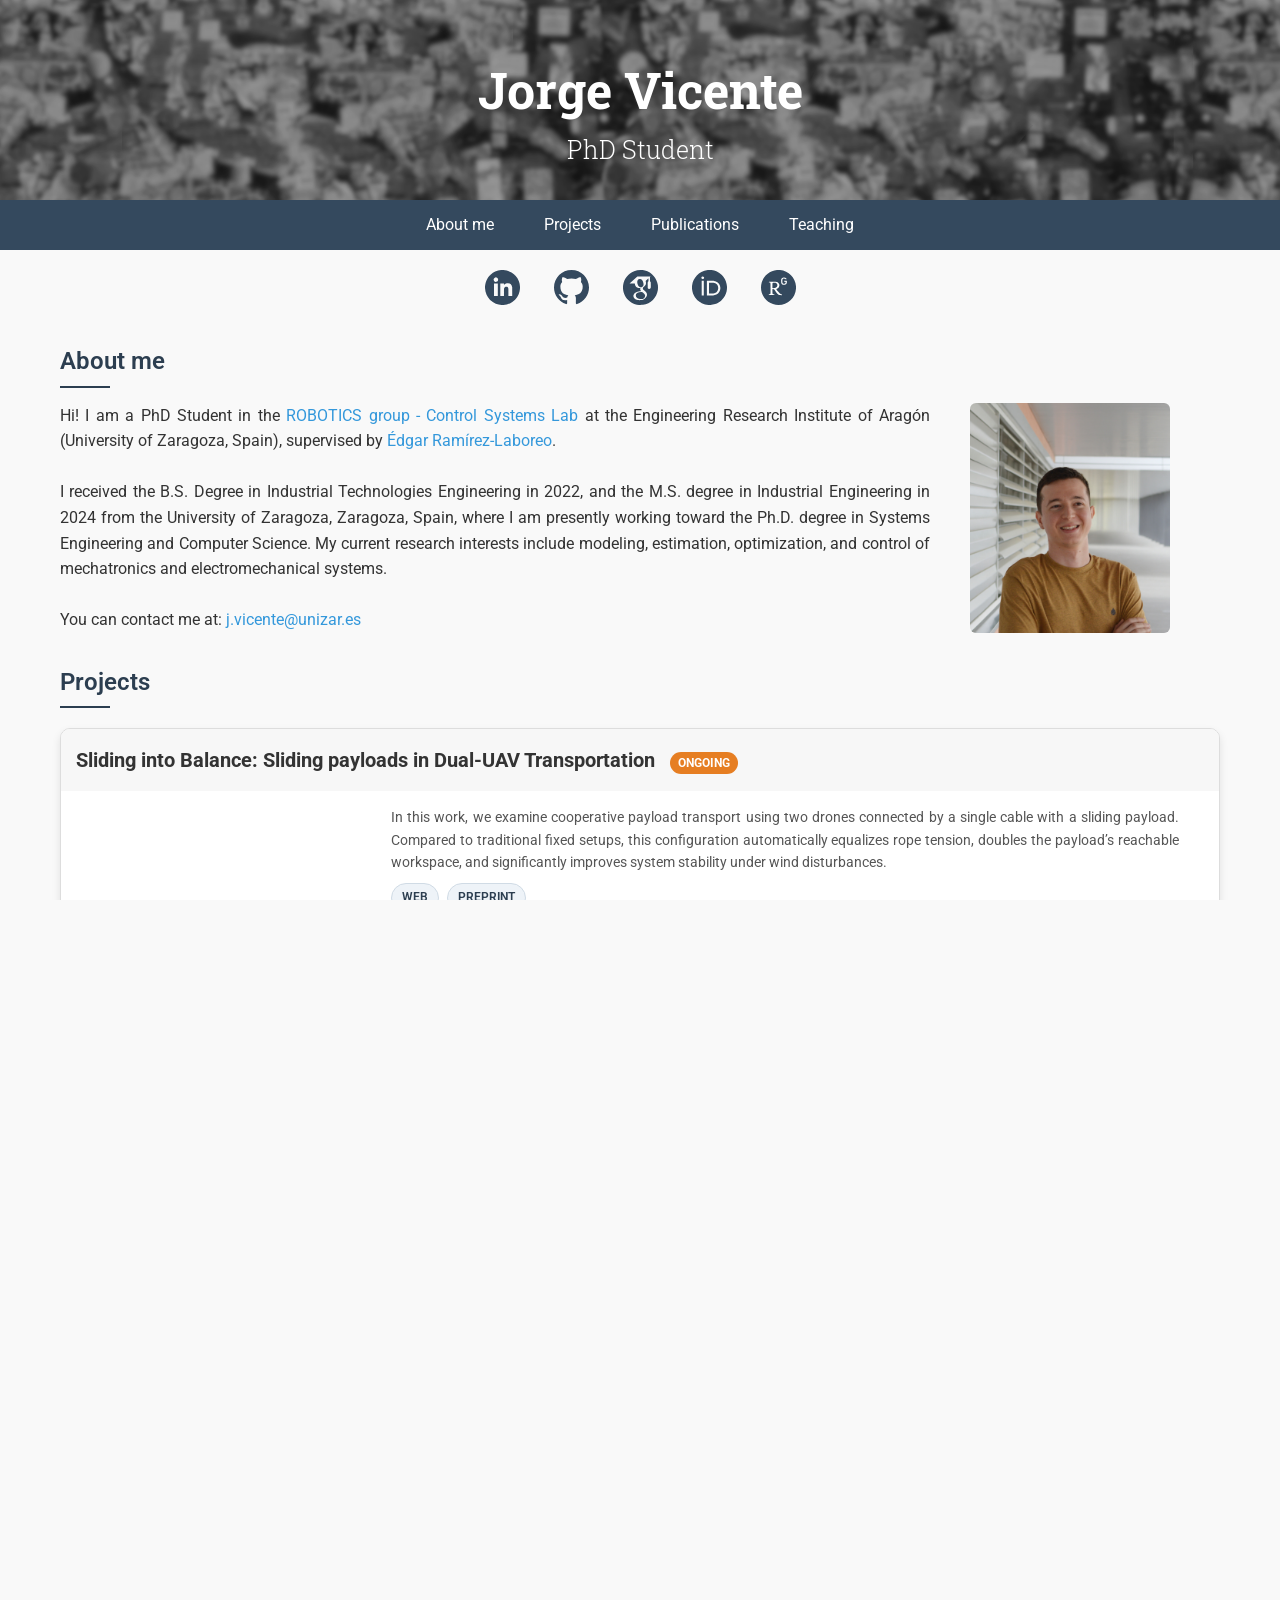
<file: index.html>
<!DOCTYPE html>
<html lang="es">
<head>
    <meta charset="UTF-8">
    <meta name="viewport" content="width=device-width, initial-scale=1.0">

    <title>Jorge Vicente</title>
    <link rel="stylesheet" href="styles.css">

    <link rel="preconnect" href="https://fonts.googleapis.com">
    <link rel="preconnect" href="https://fonts.gstatic.com" crossorigin>
    <link href="https://fonts.googleapis.com/css2?family=Roboto:wght@400;500&family=Roboto+Slab:wght@600&display=swap" rel="stylesheet">
</head>

	

<body>

<header class="principal-header">
    <h1>Jorge Vicente</h1>
    <p>PhD Student</p>
</header>

<nav class="principal-nav">
    <a href="#biografia">About me</a>
	<a href="#proyectos">Projects</a>
    <a href="#publicaciones">Publications</a>
	<a href="https://jrgvicente.github.io/teaching">Teaching</a>

</nav>

<div class="social-icons">
        
		<a href="https://www.linkedin.com/in/jrgvicente" target="_blank">
        <img src="images/icons/linkedin.svg" alt="LinkedIn" /> </a>
		
		<a href="https://github.com/jrgvicente" target="_blank">
        <img src="images/icons/github.svg" alt="Github" /> </a>
		
		<a href="https://scholar.google.com/citations?user=gErUJucAAAAJ&hl=en" target="_blank">
        <img src="images/icons/gscholar.svg" alt="Google Scholar" /> </a>
		
		<a href="https://orcid.org/0009-0001-3833-7974" target="_blank">
        <img src="images/icons/orcid.svg" alt="ORCID" /> </a>
		
		<a href="https://www.researchgate.net/profile/Jorge-Vicente-Martinez-2" target="_blank">
        <img src="images/icons/RG.svg" alt="RG" /> </a>
    

    </div>


<section id="biografia" class="about-me">
    <h2>About me</h2>
    <hr>
    <div class="about-container">
        <div class="about-text">
            <p>
                Hi! I am a PhD Student in the 
                <a href="https://ropert.i3a.es/" target="_blank">ROBOTICS group - Control Systems Lab</a> 
                at the 
                Engineering Research Institute of Aragón (University of Zaragoza, Spain), supervised by <a href="https://webdiis.unizar.es/~ramirlab/" target="_blank">Édgar Ramírez-Laboreo</a>.
            </p>
            <br>
            <p>
                I received the B.S. Degree in Industrial Technologies Engineering in 2022, and the M.S. degree in Industrial Engineering in 2024 from the University of Zaragoza, Zaragoza, Spain, where I am presently working toward the Ph.D. degree in Systems Engineering and Computer Science. My current research interests include modeling, estimation, optimization, and control of mechatronics and electromechanical systems.
            </p>
            <br>
            <p>
                You can contact me at: 
                <a href="mailto:j.vicente@unizar.es" target="_blank">j.vicente@unizar.es</a>
            </p>
        </div>

        <!-- Aquí va tu nueva imagen vertical sin enlace -->
        <div class="about-image">
            <img src="images/jorge_foto.jpg" alt="J.Vicente" class="profile-pic">
        </div>
    </div>
</section>

<section id="proyectos">
    <h2>Projects</h2>
    <hr>
	
	<div class="projects">
    

	<div class="project-card">
        <a href="Drones_sliding.html" class="project-title">Sliding into Balance: Sliding payloads in Dual-UAV Transportation<span class="project-status ongoing">ongoing</span></a>
        <div class="project-content">
			
			<div class="project-video">
				<video autoplay loop muted playsinline>
					<source src="videos/dron_desliza_intro.mp4" type="video/mp4">
					Your browser does not support HTML5 video.
				</video>
			</div>
			
			
			
            <div class="project-summary">
                <p>In this work, we examine cooperative payload transport using two drones connected by a single cable with a sliding payload. Compared to traditional fixed setups, this configuration automatically equalizes rope tension, doubles the payload’s reachable workspace, and significantly improves system stability under wind disturbances.</p>
				
				
							
				
				<div class="project-links">
				<a href="Drones_sliding.html" class="project-pill">WEB</a>					
				<a href="#DronesDeslizan_art" class="project-pill">PREPRINT</a>					
				</div>
				
		
            </div>
        </div>		
		
    </div> 

	
	
	
	<div class="project-card">
        <a href="Grua3D_trajectories.html" class="project-title">Flatness-based trajectory planning for 3D overhead cranes with friction compensation and collision avoidance<span class="project-status ongoing">ongoing</span></a>
        <div class="project-content">
            <div class="project-image">
                 <a href="Grua3D_trajectories.html"> <img src="images/proyecto3DCrane_trayectorias.png" alt="trajectories proj. image"> </a>
            </div>
            <div class="project-summary">
                <p>In this work, we present a time-optimal trajectory generation method for 3D overhead cranes using differential flatness. Our approach incorporates complex physical constraints like nonlinear friction and collision avoidance for both the payload and rope. We demonstrate that modeling friction is crucial for avoiding actuator saturation and collisions, ensuring fast, safe, and reliable crane operations.</p>
				
				
			<div class="project-links">
			<a href="Grua3D_trajectories.html" class="project-pill">WEB</a>
			<a href="#trayectoriasPG_art" class="project-pill">PREPRINT</a>					
			</div>
				
		
            </div>
        </div>		
		
    </div> 
	
	
	
	
	<div class="project-card">
        <a href="Grua3D_model.html" class="project-title">A hybrid dynamic model and parameter estimation method for accurately simulating overhead cranes with friction<span class="project-status ongoing">ongoing</span></a>
        <div class="project-content">
			
			<div class="project-video">
				<video autoplay loop muted playsinline>
					<source src="videos/crane_model_video1.mp4" type="video/mp4">
					Your browser does not support HTML5 video.
				</video>
			</div>
			
			
			
            <div class="project-summary">
                <p>This paper presents a new approach to accurately simulating 3D overhead cranes with friction. Although nonlinear friction dynamics has a significant impact on these systems, accurately modeling this phenomenon in simulations is a significant challenge. Furthermore, we present a step-by-step algorithm for the comprehensive estimation of all unknown system parameters, including friction. This methodology is based on Bayesian Linear Regression and Least Squares (LS) estimations.</p>
				
				
				<div class="project-links">
				<a href="Grua3D_model.html" class="project-pill">WEB</a>
				<a href="https://github.com/jrgvicente/Crane3DSim" target="_blank" rel="noopener noreferrer" class="project-pill">GITHUB</a>	
				<a href="#modeladoPG_art" class="project-pill">PREPRINT</a>					
				</div>
				
		
            </div>
        </div>		
		
    </div> 
	
		


	<div class="project-card">
			<a href="NNparameter.html" class="project-title">Parameter estimation in low-cost devices using neural networks</a>
			<div class="project-content">
				<div class="project-image">
					<a href="NNparameter.html"> <img src="images/proyectoRedes1.png" alt="Parameter estimation image"> </a>
				</div>
				<div class="project-summary">
					<p>This work introduces a neural network-based approach for the rapid and automated estimation of parameters in nonlinear physical systems.  It addresses the challenge of manufacturing variability in mass-produced low-cost devices, where physical tolerances can lead to significant differences between individual units, complicating modeling and control.  The proposed method uses convolutional layers to process temporal signals, extracting relevant features, and dense layers to calculate the system's parameters.  This approach enables efficient parameter estimation from a single experiment, offering advantages in industrial settings where speed and automation are critical.</p>
					
				<div class="project-links">
					<a href="NNparameter.html" class="project-pill">WEB</a>			
				</div>
						
					
					
					
				</div>
			</div>		
			
		</div>



	<div class="project-card">
			<a href="Microfluidics.html" class="project-title">Dynamic modeling, parameter estimation and predictive control of a microfluidic system</a>
			
			<div class="project-content">
				<div class="project-image">
					<a href="Microfluidics.html"> <img src="images/proyectoMF.png" alt="Microfluidics project image"> </a>
				</div>
				<div class="project-summary">
					<p>This work tackles the challenge of precisely controlling fluid flow in microfluidic systems, essential tools in diverse scientific domains. It presents a model predictive controller (MPC) for accurate regulation and addresses the need for adaptability by exploring techniques to estimate key system parameters. This allows the MPC to adjust to changes, such as different fluids, with the research demonstrating system identifiability and implementing noise mitigation, validated experimentally to confirm effective parameter estimation and controller updates.</p>
								

				
				<div class="project-links">
					<a href="Microfluidics.html" class="project-pill">WEB</a>					
					<a href="#MF_RIAI24" class="project-pill">PAPER</a>
				</div>
								
				
				
				</div>
			</div>		
			
		</div>


   
</div>
</section>



<section id="publicaciones">
  <div class="publicaciones">
    <h2>Publications</h2>
    <hr>

    <!-- Work in progress -->
    <div class="publication-section">
      <h3 class="publication-heading">Work in progress</h3>
      <p class="publication-note">Papers that have not yet been peer-reviewed or are currently under review</p>

      
	  
	  <div class="publication-card" id="DronesDeslizan_art">
        <h4 class="publication-title">
          Sliding into Balance: Benefits of a Sliding Payload for Load Distribution and Disturbance Rejection in Dual-UAV Transportation 
          <!--<span class="pub-status">PREPRINT</span>-->
        </h4>
        <p class="publication-authors">J. Vicente-Martinez, F.J. Mañas-Álvarez and E. Ramirez-Laboreo.</p>
        <div class="publication-links">
          <a href="https://doi.org/10.5281/zenodo.24085920" target="_blank" class="pub-link">Zenodo</a>
          <a href="https://arxiv.org/abs/2611.12754" target="_blank" class="pub-link">Arxiv</a>
		  <a href="#cite_SlidingDrones1" class="pub-link pub-link-gray">How to cite</a>
        </div>
      </div>	  
	  

	  
		<div class="publication-card" id="modeladoPG_art">
        <h4 class="publication-title">
          A hybrid dynamic model and parameter estimation method for accurately simulating overhead cranes with friction 
          <!--<span class="pub-status">PREPRINT</span>-->
        </h4>
        <p class="publication-authors">J. Vicente-Martinez and E. Ramirez-Laboreo.</p>
        <div class="publication-links">
          <a href="https://doi.org/10.5281/zenodo.17043987" target="_blank" class="pub-link">Zenodo</a>
          <a href="https://www.arxiv.org/abs/2509.13330" target="_blank" class="pub-link">Arxiv</a>
		  <a href="#cite_Crane1" class="pub-link pub-link-gray">How to cite</a>
        </div>
      </div>
	  
	  
    </div>
	
	

    <!-- Journal papers -->
    <div class="publication-section">
      <h3 class="publication-heading">Journal papers</h3>

      <div class="publication-card" id='MF_RIAI24'>
        <h4 class="publication-title">
          Dynamic modeling and predictive control of a microfluidic system
        </h4>
        <p class="publication-translation">[Modelado dinámico y control predictivo de un sistema microfluídico]</p>
        <p class="publication-authors">J. Vicente Martínez, É. Ramírez Laboreo, and P. Calderón Gil.</p>
        <p class="publication-journal">
          Revista Iberoamericana de Automática e Informática Industrial, vol. 21, no. 3, pp. 231-242, Jun. 2024.
        </p>
		<div class="publication-links">
		  <a href="https://doi.org/10.4995/riai.2024.19953" target="_blank" class="pub-link">Published (ESP)</a>
		  <a href="https://doi.org/10.48550/arXiv.2402.09493" target="_blank" class="pub-link">Translation (ENG)</a>
		  <a href="#cite_MF" class="pub-link pub-link-gray">How to cite</a>
		</div>
      </div>
    </div>
	
	    <!-- Conference papers -->
    <div class="publication-section">
      <h3 class="publication-heading">Conference papers</h3>

	  <div class="publication-card" id="trayectoriasPG_art">
        <h4 class="publication-title">
          Flatness-based trajectory planning for 3D overhead cranes with friction compensation and collision avoidance 
          <span class="pub-status">IFAC-WC 2026</span>
        </h4>
		
		<h4 class="publication-comment">
          Presented at the 23rd IFAC World Congress 2026 in Busan, Korea. 
          <!--<span class="pub-status">PREPRINT</span>-->
        </h4>
		
        <p class="publication-authors">J. Vicente-Martinez and E. Ramirez-Laboreo.</p>
        <div class="publication-links">          
          <a href="https://doi.org/10.5281/zenodo.17507581" target="_blank" class="pub-link">Zenodo</a>
		  <a href="https://arxiv.org/abs/2510.24457" target="_blank" class="pub-link">Arxiv</a>
		  <a href="#cite_Crane2" class="pub-link pub-link-gray">How to cite</a>
        </div>
      </div>	  
	  
	  
	  <div class="publication-card" id='redes_SIME25'>
        <h4 class="publication-title">
          Parametric estimation in low-cost devices using neural networks
		   <span class="pub-status">SIME 2025</span>
        </h4>
        <p class="publication-translation">[Estimación paramétrica en dispositivos de bajo coste mediante redes neuronales]</p>
        <p class="publication-authors">Vicente Martínez, J., Prats Mindán, M., Moya Lasheras, E., Ramírez Laboreo, É., Blasco Rueda, N.</p>
        <p class="publication-journal">
          Actas del I Simposio CEA de los GT: Ingeniería de Control - Modelado, Simulación y Optimización - Educación en Automática. Sevilla, España. 2025
        </p>
        <div class="publication-links">
          <a href="pdfs/SIME25_redes.pdf" target="_blank" class="pub-link">PDF (ESP)</a>
		  <a href="https://eventos.us.es/125633/section/56356/i-simposio-conjunto-de-los-grupos-tematicos-de-cea-de-ingenieria-de-control-de-modelado-simulacion-.html" target="_blank" class="pub-link pub-link-gray">Symposium web page</a>
		  <a href="#cite_SIME25" class="pub-link pub-link-gray">How to cite</a>          
        </div>
      </div>
	  
	  

	  
	  
    </div>
	
	
  </div>
</section>

<!-- HOW TO CITE -->	

<!-- MF -->	
<div id="cite_MF" class="modal">
  <div class="modal-content">
	<a href="#" class="close">&times;</a>
	<h3>Dynamic modeling and predictive control of a microfluidic system</h3>
	<p>BibTeX cite</p>
<pre class="bibtex-entry">
@article{vicentemartinez2024microfluidics,
	title={Dynamic modeling and predictive control of a microfluidic system},
	author={Vicente-Martinez, J. and Ramirez-Laboreo, E. and Calderon-Gil, P.},
	journal={Revista Iberoamericana de Automática e Informática industrial},
	volume={21},
	number={3},
	pages={231--242},
	year={2024},
	doi={10.4995/riai.2024.19953}
}
</pre>
			  </div>
</div>

<!-- 3dCRANE -->
			<div id="cite_Crane1" class="modal">
			  <div class="modal-content">
				<a href="#" class="close">&times;</a>
				<h3>A hybrid dynamic model and parameter estimation method for accurately simulating overhead cranes with friction</h3>
				<p>BibTeX cite</p>
<pre class="bibtex-entry">
@misc{vicentemartinez2026hybriddynamicmodelparameter,
      title={A hybrid dynamic model and parameter estimation method for accurately simulating overhead cranes with friction}, 
      author={Jorge Vicente-Martinez and Edgar Ramirez-Laboreo},
      year={2026},
      eprint={2509.13330},
      archivePrefix={arXiv},
      primaryClass={eess.SY},
      url={https://arxiv.org/abs/2509.13330}, 
}
</pre>
			  </div>
			</div>
			
			
<!-- Sliding Drones -->
			<div id="cite_SlidingDrones1" class="modal">
			  <div class="modal-content">
				<a href="#" class="close">&times;</a>
				<h3>Sliding into Balance: Benefits of a Sliding Payload for Load Distribution and Disturbance Rejection in Dual-UAV Transportation</h3>
				<p>BibTeX cite</p>
<pre class="bibtex-entry">
@misc{vicentemartinez2026slidingbalancebenefitssliding,
      title={Sliding into Balance: Benefits of a Sliding Payload for Load Distribution and Disturbance Rejection in Dual-UAV Transportation}, 
      author={Jorge Vicente-Martinez and Francisco José Mañas-Álvarez and Edgar Ramirez-Laboreo},
      year={2026},
      eprint={2611.12754},
      archivePrefix={arXiv},
      primaryClass={cs.RO},
      url={https://arxiv.org/abs/2611.12754}, 
}
</pre>
			  </div>
			</div>			

<!-- SIME25 -->
			<div id="cite_SIME25" class="modal">
			  <div class="modal-content">
				<a href="#" class="close">&times;</a>
				<h3>Parametric estimation in low-cost devices using neural networks</h3>
				<p>BibTeX cite</p>
<pre class="bibtex-entry">
@inproceedings{martinez2025parametric,
  author    = {Vicente Martínez, J. and Prats Mindán, M. and Moya Lasheras, E. and Ramírez Laboreo, É. and Blasco Rueda, N.},
  title     = {Parametric estimation in low-cost devices using neural networks},
  booktitle = {Actas del I Simposio CEA de los GT: Ingeniería de Control - Modelado, Simulación y Optimización - Educación en Automática},
  year      = {2025},
  address   = {Sevilla, España},
}

</pre>
			  </div>
			</div>
			
			
<!-- 3dCRANE_trayectorias -->
			<div id="cite_Crane2" class="modal">
			  <div class="modal-content">
				<a href="#" class="close">&times;</a>
				<h3>Flatness-based trajectory planning for 3D overhead cranes with friction compensation and collision avoidance</h3>
				<p>BibTeX cite</p>
<pre class="bibtex-entry">
@misc{vicentemartinez2025flatnessbasedtrajectoryplanning3d,
      title={Flatness-based trajectory planning for 3D overhead cranes with friction compensation and collision avoidance}, 
      author={Jorge Vicente-Martinez and Edgar Ramirez-Laboreo},
      year={2025},
      eprint={2510.24457},
      archivePrefix={arXiv},
      primaryClass={cs.RO},
      url={https://arxiv.org/abs/2510.24457}, 
}
</pre>
			  </div>
			</div>			
			

<footer>
    <p>Jorge Vicente | &copy; 2026</p>
</footer>

</body>
</html>
</file>
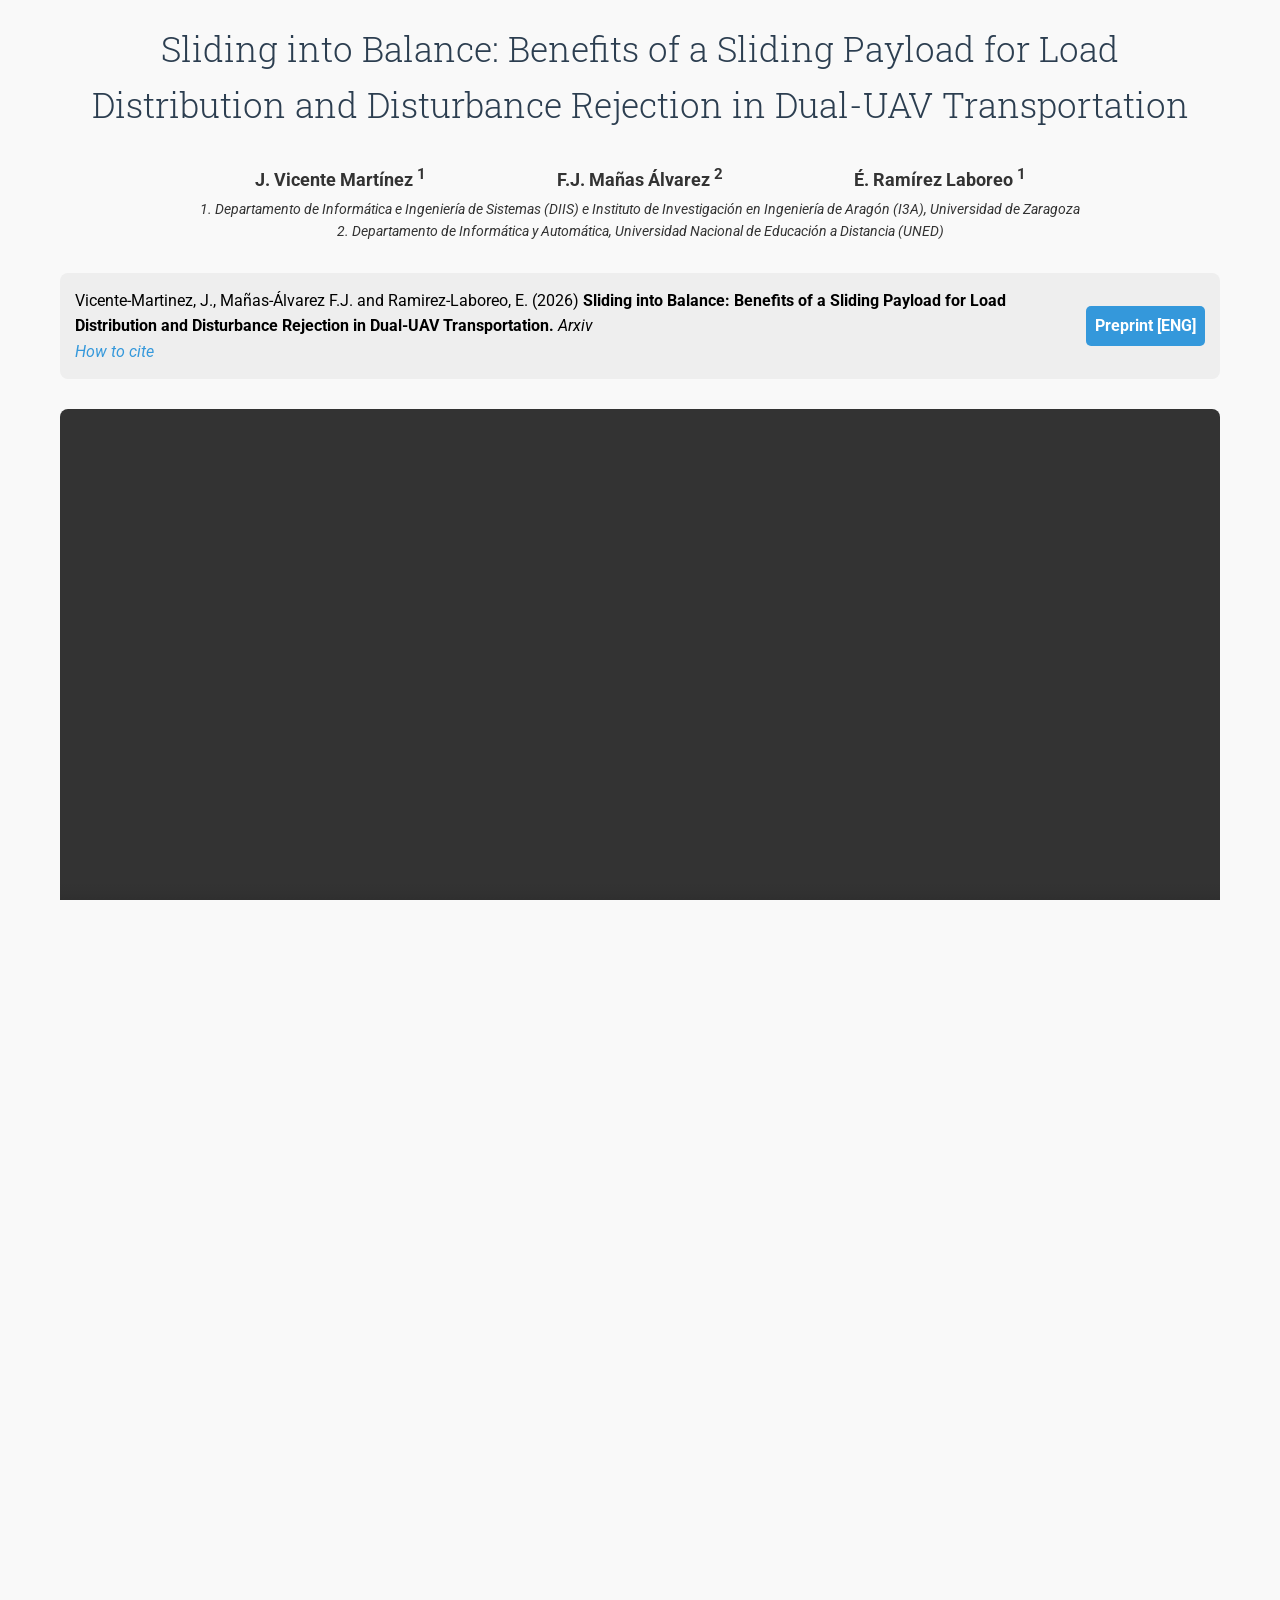
<file: Drones_sliding.html>
<!DOCTYPE html>
<html lang="es">
<head>
    <meta charset="UTF-8">
    <meta name="viewport" content="width=device-width, initial-scale=1.0">
    <title>J.Vicente | Sliding drones</title>
    <link rel="stylesheet" href="styles.css">
	
    <link rel="preconnect" href="https://fonts.googleapis.com">
    <link rel="preconnect" href="https://fonts.gstatic.com" crossorigin>
    <link href="https://fonts.googleapis.com/css2?family=Roboto:wght@400&family=Roboto+Slab:wght@600&family=Roboto:wght@500&display=swap" rel="stylesheet">


	
</head>
<body>




<section class="case-study-detail">
    <h2 class="case-study-title">Sliding into Balance: Benefits of a Sliding Payload for Load Distribution and Disturbance Rejection in Dual-UAV Transportation</h2>
    


	<div class="case-study-authors">
    <span>
        <a href="index.html">
            J. Vicente Martínez
        </a> <sup>1</sup>
    </span>
    <span>
        <a href="https://franciscojmanasalvarez.github.io/" target="_blank" rel="noopener noreferrer">
            F.J. Mañas Álvarez
        </a> <sup>2</sup>
    </span>
	<span>
        <a href="https://webdiis.unizar.es/~ramirlab/" target="_blank" rel="noopener noreferrer">
            É. Ramírez Laboreo
        </a> <sup>1</sup>
    </span>
</div>
	
	<div class="case-study-authors-afiliaciones">
        <i>1. Departamento de Informática e Ingeniería de Sistemas (DIIS) e Instituto de Investigación en Ingeniería de Aragón (I3A), Universidad de Zaragoza</i> <br> 
		<i>2. Departamento de Informática y Automática, Universidad Nacional de Educación a Distancia (UNED)</i> <br>         
    </div>
	
	
	
	 <div class="download-banner">
    <div class="download-text">
        <p>
            Vicente-Martinez, J., Mañas-Álvarez F.J. and Ramirez-Laboreo, E. (2026) 
            <strong>Sliding into Balance: Benefits of a Sliding Payload for Load Distribution and Disturbance Rejection in Dual-UAV Transportation.</strong> 
            <i>Arxiv</i>
			
			
			<p>
				<i><a href="#cite2">How to cite</a></i>
			</p>
			
			<!-- Modal -->
			<div id="cite2" class="modal">
			  <div class="modal-content">
				<a href="#" class="close">&times;</a>
				<h3>Sliding into Balance: Benefits of a Sliding Payload for Load Distribution and Disturbance Rejection in Dual-UAV Transportation</h3>
				<p>BibTeX cite</p>
<pre class="bibtex-entry">
@misc{vicentemartinez2026slidingbalancebenefitssliding,
      title={Sliding into Balance: Benefits of a Sliding Payload for Load Distribution and Disturbance Rejection in Dual-UAV Transportation}, 
      author={Jorge Vicente-Martinez and Francisco José Mañas-Álvarez and Edgar Ramirez-Laboreo},
      year={2026},
      eprint={2611.12754},
      archivePrefix={arXiv},
      primaryClass={cs.RO},
      url={https://arxiv.org/abs/2611.12754}, 
}
</pre>
			  </div>
			</div>
			
			
        </p>
    </div>
    <div class="download-botones">
	
	<a href="https://arxiv.org/abs/2611.12754" target="_blank" class="download-btn" download>Preprint [ENG]</a> <br>	 
	</div>
</div>
		
	



		 	<div class="video-container">
			<video autoplay loop muted playsinline controls>
				<source src="videos/dron_desliza_detalle.mp4" type="video/mp4">
				Tu navegador no soporta vídeo HTML5.
			</video>
			</div>		
		
		<h3 class="case-study-subtitle">Abstract</h3>
		
		<div class="resumen-proyecto">        
		<p>This paper analyzes the cooperative transportation of a payload suspended from two drones in which, instead of being attached to two independent ropes, <b>the payload is allowed to slide along a single rope connecting both UAVs</b>. First, a planar nondimensional dynamical model of the sliding motion with viscous friction is presented. Then, considering stationary drones, this configuration is compared with a fixed payload with the same total rope length, both at equilibrium and under disturbances. The analytical results show that the sliding payload <b>equalizes the tension</b> in both rope segments for any relative position of the drones, so that no rope loses tension at equilibrium; it <b>doubles the region reachable by the payload</b> and, except for low friction combined with a large drone separation, it <b>enlarges the set of admissible disturbances</b>. Finally, a dynamic simulation also shows that under realistic gusty wind profiles, the average tension imbalance between the drones is reduced with respect to the fixed-payload solution.
		</p>
	</div>

	   




<h3 class="case-study-subtitle">Idea</h3>

<div class="resumen-proyecto">
        <p>The idea of this work is to analyze, as a proof of concept, the effects of letting the payload slide along a single rope connecting both drones versus attaching it to two ropes with the same total length. Our objective is to see the sliding payload's effect on static and dynamic behavior by evaluating rope tensions and drone reaction forces at equilibrium and under payload disturbances.
		The transport of cargo suspended by ropes using drones is a topic currently under investigation, due to its advantages in distributing cargo among different drones and reaching areas that a drone carrying the cargo directly could not access. However, the most commonly used configuration today involves securing the payload with separate ropes for each drone. <b>In this paper, we present a model in which there is only one rope and the payload can slide along it, taking into account the friction involved in that sliding motion</b>.
		</p>
       </div>

	<div class="case-study-gallery1">
		<img src="images/SlidingDrones/esquema_modelo_slidingdrones.png" alt="Sliding Drones Model">
	</div>



<h3 class="case-study-subtitle">Steady-State Analysis</h3>

<div class="resumen-proyecto">
    <p>
        To understand the fundamental behavior of this setup, we first evaluated the system at steady state without external forces. The comparison with traditional fixed cables revealed three major breakthroughs:
    </p>
    
    <ul style="list-style-type: disc; padding-left: 25px; margin-top: 15px;">
        <li style="margin-bottom: 10px;">
            <strong>Automatic 50/50 Load Balance:</strong> The payload naturally slides to the lowest point of the cable elipse, guaranteeing equal tensions (T<sub>1</sub> = T<sub>2</sub>) across any formation geometry.
In contrast, with the fixed payload, the tensions are in general unequal and one rope loses tension whenever drone 2 lies inside either of the two half discs of radius 1/2 centered at
(0,± 1/2) (dotted lines).
        </li>
        <li style="margin-bottom: 10px;">
            <strong>Double the Reach:</strong> We doubled the payload's reachable workspace (from &pi;/8 to &pi;/4) while maintaining full structural stability across the entire area. With the fixed payload, the payload lies at a distance 1/2 from drone 1 when both ropes are taut. When a rope is slack, the payload hangs from one drone, which fills the half disc of radius 1/2.
        </li>
        <li style="margin-bottom: 10px;">
            <strong>Smarter Battery Sharing:</strong> With the sliding payload, the equal tensions lead to forces of equal magnitude on both drones, with the same vertical component 1/2 and opposite horizontal components. For identical drones, this means a balanced load, so that neither battery would run out before the other. With a fixed payload, unequal forces can cause each drone to make a different effort, resulting in faster battery drain. Furthermore, in the slack zone, a single drone bears the entire weight of the payload, while the other bears none.
        </li>
    </ul>
</div>


	<div class="case-study-gallery1">
		<img src="images/SlidingDrones/drone_positions.png" alt="Sliding Drones Model">
	</div>




<h3 class="case-study-subtitle">Response to Disturbances</h3>

<div class="resumen-proyecto">
    <p>
        To analyze the response of both systems to step-type disturbances, we applied disturbances to both axes and observed the distribution of tensions and the influence of load sliding friction on the time it takes to reach steady state. 
		<br><br>
		For both systems, we analyzed the magnitude of the <b>disturbances they can withstand without losing tension in the ropes</b>. To analyze this, we simulate the system's response to a step disturbance input for different geometric configurations. For each of these configurations, 160,000 combinations of disturbances are applied, and we analyze—for each simulation—whether the ropes remain taut, whether any of them lose tension, or, in the case of the sliding configuration, whether the load reaches the end of the lower semiellipse. 
		<br><br>
		Low friction increases the risk of the payload sliding so far that it reaches the end of the lower semiellipse, while very high friction brings the system closer to the behavior of a fixed payload. Except for very low friction combined with large disturbances and a large separation between the drones, the region of admissible disturbances is larger with the sliding payload. In that exception, the payload slides so much that it reaches the end of the lower semiellipse for disturbances that a fixed payload would withstand.
    </p>
    
</div>


	<div class="case-study-gallery1">
		<img src="images/SlidingDrones/disturbancesDrones.png" alt="Sliding Drones Model">
	</div>

<h3 class="case-study-subtitle">Wind gust simulation</h3>

<div class="resumen-proyecto">
    <p>The simulation results (similar to those shown in the video at the top of this page) demonstrate how allowing the load to reposition itself along the rope helps better balance the tensions in each rope and, consequently—if the drones are identical—better distribute the power each one must exert. 
	<br><br>
	In summary, this study highlights three advantages of the sliding configuration over the fixed one:</p>
	
	   <ul style="list-style-type: disc; padding-left: 25px; margin-top: 15px;">
        <li style="margin-bottom: 10px;">
            <strong>Balancing Tensions</strong> Passive payload relocation equalizes tension in both rope segments, balancing drone forces and—for identical drones—battery consumption. This advantage is particularly important when drones are not at the same altitude—for example, to avoid an obstacle.
        </li>
        <li style="margin-bottom: 10px;">
            <strong>It withstands greater disturbances</strong> The sliding setup withstands a larger set of constant disturbances without tension loss, except under very low friction with large drone separation, where the payload reaches the end of the lower semiellipse.
        </li>
        <li style="margin-bottom: 10px;">
            <strong>Reachable region</strong> When the relative position of the drones changes (e.g., when only one of them moves), the region reachable by the payload is twice as large with the sliding configuration, and both ropes remain taut for any drone position, whereas with the fixed payload one rope loses tension in part of the space..
        </li>
    </ul>
	
	<br><br>
	<p>Drawbacks of the sliding configuration include payload shifting along the cable, meaning its location is no longer purely geometric and requires controllers to use a more complex model incorporating friction. Additionally, this analysis simplified the system by neglecting dry friction.</p>
	<br><br>
	Future work will extend this analysis to 3D, incorporate drone dynamics, control, and trajectory planning, study active friction regulation (e.g., via a payload brake) to dynamically select the optimal friction level, and experimentally validate the results.
	</p>

    

</div>






&nbsp
	
<hr>
<div class="case-study-funding">
    <p>
        This work is part of the projects NoRMMAS PID2024-159279OB-I00, COLLECTIVELY PID2022-139187OB-I00 and GO-HYBRID PID2024-156427OB-I00 funded by
    </p>

    <img src="images/logos/MICIU+Cofinanciado+AEI.jpg" alt="Funding logo">

    <p>
      It was founded also in part by the MICIU through the grant FPU24/01878, in part by the Government of Aragón - EU, via grant T77_26R.
</div>	


</section>


<footer>
    <p>Jorge Vicente | &copy; 2026</p>
</footer>

</body>
</html>
</file>
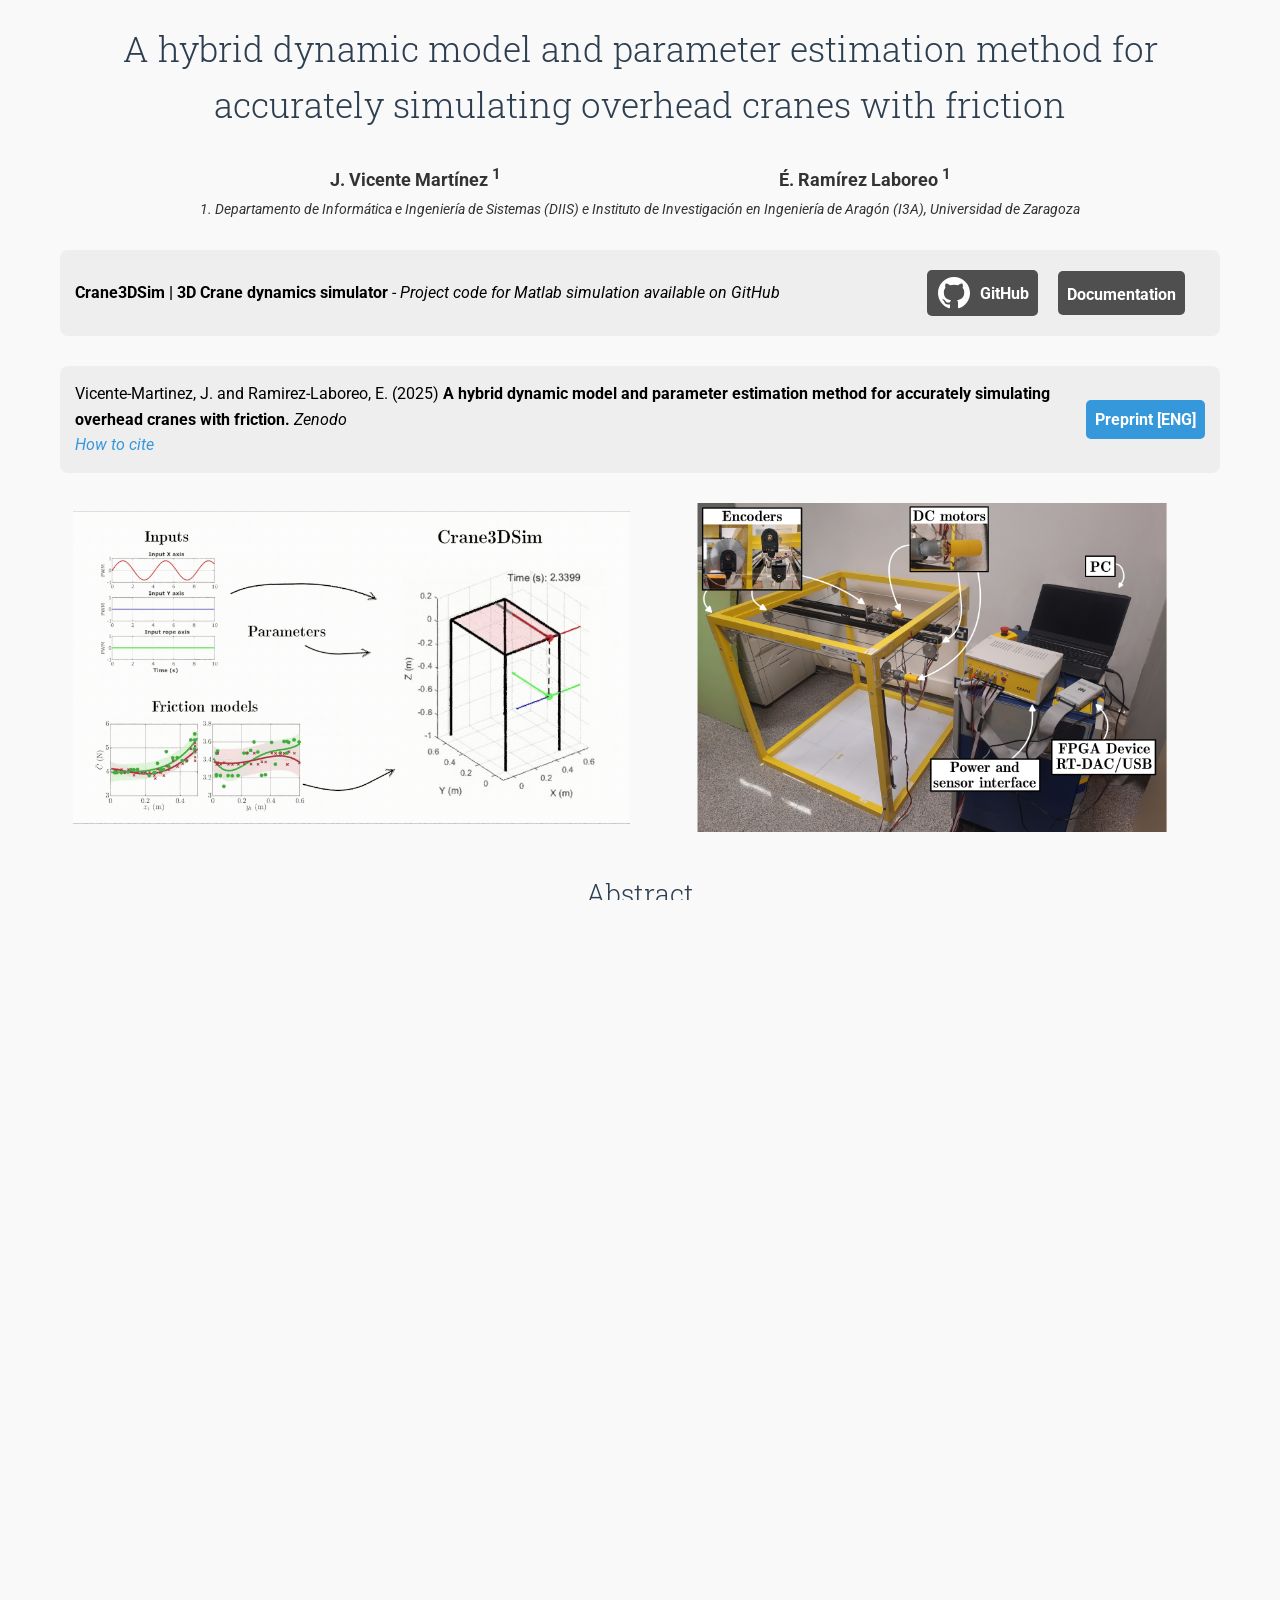
<file: Grua3D_model.html>
<!DOCTYPE html>
<html lang="es">
<head>
    <meta charset="UTF-8">
    <meta name="viewport" content="width=device-width, initial-scale=1.0">
    <title>J.Vicente | 3D Crane</title>
    <link rel="stylesheet" href="styles.css">
	
	    <link rel="preconnect" href="https://fonts.googleapis.com">
    <link rel="preconnect" href="https://fonts.gstatic.com" crossorigin>
    <link href="https://fonts.googleapis.com/css2?family=Roboto:wght@400&family=Roboto+Slab:wght@600&family=Roboto:wght@500&display=swap" rel="stylesheet">

	
</head>
<body>




<section class="case-study-detail">
    <h2 class="case-study-title">A hybrid dynamic model and parameter estimation method for accurately simulating overhead cranes with friction</h2>
    


	<div class="case-study-authors">
    <span>
        <a href="index.html">
            J. Vicente Martínez
        </a> <sup>1</sup>
    </span>
    <span>
        <a href="https://webdiis.unizar.es/~ramirlab/" target="_blank" rel="noopener noreferrer">
            É. Ramírez Laboreo
        </a> <sup>1</sup>
    </span>
</div>
	
	<div class="case-study-authors-afiliaciones">
        <i>1. Departamento de Informática e Ingeniería de Sistemas (DIIS) e Instituto de Investigación en Ingeniería de Aragón (I3A), Universidad de Zaragoza</i> <br>         
    </div>
	
	
	
	
	<div class="download-banner">
    <div class="download-text">
        <p><strong>Crane3DSim | 3D Crane dynamics simulator</strong> - <i> Project code for Matlab simulation available on GitHub </i>
    </div>
    <a href="https://github.com/jrgvicente/Crane3DSim" target="_blank" class="github-btn" download> <img src="images/icons/github_blanco.svg" alt="Github" /> <p>GitHub</p></a>
	<a href="pdfs/Crane3DSim_Guide.pdf" target="_blank" class="github-btn" download>  <p>Documentation</p></a>
	
	</p>
	</div>

	
		<div class="download-banner">
    <div class="download-text">
        <p>
            Vicente-Martinez, J. and Ramirez-Laboreo, E. (2025) 
            <strong>A hybrid dynamic model and parameter estimation method for accurately simulating overhead cranes with friction.</strong> 
            <i>Zenodo</i>
			
			
			<p>
				<i><a href="#cite1">How to cite</a></i>
			</p>
			
			<!-- Modal -->
			<div id="cite1" class="modal">
			  <div class="modal-content">
				<a href="#" class="close">&times;</a>
				<h3>A hybrid dynamic model and parameter estimation method for accurately simulating overhead cranes with friction</h3>
				<p>BibTeX cite</p>
<pre class="bibtex-entry">
@misc{vicentemartinez2026hybriddynamicmodelparameter,
      title={A hybrid dynamic model and parameter estimation method for accurately simulating overhead cranes with friction}, 
      author={Jorge Vicente-Martinez and Edgar Ramirez-Laboreo},
      year={2026},
      eprint={2509.13330},
      archivePrefix={arXiv},
      primaryClass={eess.SY},
      url={https://arxiv.org/abs/2509.13330}, 
}
</pre>
			  </div>
			</div>
			
			
        </p>
    </div>
    <div class="download-botones">
	
	<a href="https://doi.org/10.5281/zenodo.17043987" target="_blank" class="download-btn" download>Preprint [ENG]</a> <br>	 
	</div>
</div>
	
	<div class="case-study-gallery">
        <img src="images/3DCRANEmodel/movgrua.gif" alt="Animación del simulador ">
		<img src="images/3DCRANEmodel/experimentalCRANE2.png" alt="Maqueta de la grúa">
        
    </div>
	
	
	
	<h3 class="case-study-subtitle">Abstract</h3>
	
	
	<div class="resumen-proyecto">        
		<p>This paper presents a new approach to <b>accurately simulating 3D overhead cranes with friction.</b> Although nonlinear friction dynamics has a significant impact on these systems, accurately modeling this phenomenon in simulations is a significant challenge. Traditional methods often rely on imprecise approximations of friction or require excessive computational times for reliable results. To address this, we present a hybrid dynamical model that features a trade-off between high-fidelity friction modeling and computational efficiency. Furthermore, we present a step-by-step algorithm for the comprehensive <b>estimation of all unknown system parameters, including friction.</b> This methodology is based on Bayesian Linear Regression and Least Squares (LS) estimations. Finally, experimental validation with a laboratory crane confirms the effectiveness of the proposed modeling and estimation approach.  </p>
	</div>
	
	<h3 class="case-study-subtitle">Hybrid simulation model</h3>
	
	<div class="resumen-proyecto">        
		<p>To address the numerical issues caused by the dry friction simulation and to easily incorporate the dependence of friction on the direction of motion and position we propose the use of a hybrid simulation model with three distinct
motion states for each axis of movement (negative direction motion, no-motion, and positive direction-motion). </p>
	</div>

		 	<div class="video-container">
    <video autoplay loop muted playsinline controls>
        <source src="videos/crane_model_3d_estados.mp4" type="video/mp4">
        Tu navegador no soporta vídeo HTML5.
    </video>
	</div>	
	
		<h3 class="case-study-subtitle">Parameter estimation</h3>
		
	<div class="resumen-proyecto">        
		<p>Our estimation strategy proposes a multi-step method that separates the estimation of dry friction functions using Bayesian Linear Regression from the LS estimation of the parameters.</p>
	</div>
		
			<div class="case-study-gallery">
        <img src="images/3DCRANEmodel/parameter_estimation_esquema.png" alt="Esquema estimacion ">
		<img src="images/3DCRANEmodel/parameter_estimation_fseca.png" alt="Fseca">
        
    </div>
	
	
	<h3 class="case-study-subtitle">Experimental results</h3>
	
	<div class="resumen-proyecto">        
		<p>To validate the parametric estimation process and the simulator model, we conducted various experiments by exciting motion along the three axes with signals of different frequencies. The results show high fidelity, with the outputs of the simulator closely matching the experimental data, thereby confirming the accuracy of the model in replicating the behavior of the system under these conditions.</p>
	</div>
	
	<div class="case-study-gallery1">
		<img src="images/3DCRANEmodel/model_results.png" alt="Resultados">
	</div>
		

&nbsp
	
<hr>
<div class="case-study-funding">
    <p>
        This work is part of the project NoRMMAS PID2024-159279OB-I00, funded by
    </p>

    <img src="images/logos/MICIU+Cofinanciado+AEI.jpg" alt="Funding logo">

    <p>
      It was founded also in part by the MICIU through the grant FPU24/01878, in part by the Government of Aragón - EU, via grant T45_23R and in part
by Fundación Ibercaja and the University of Zaragoza, via grant JIUZ2023-IA-07.
</div>

</section>


<footer>
    <p>Jorge Vicente | &copy; 2026</p>
</footer>

</body>
</html>
</file>
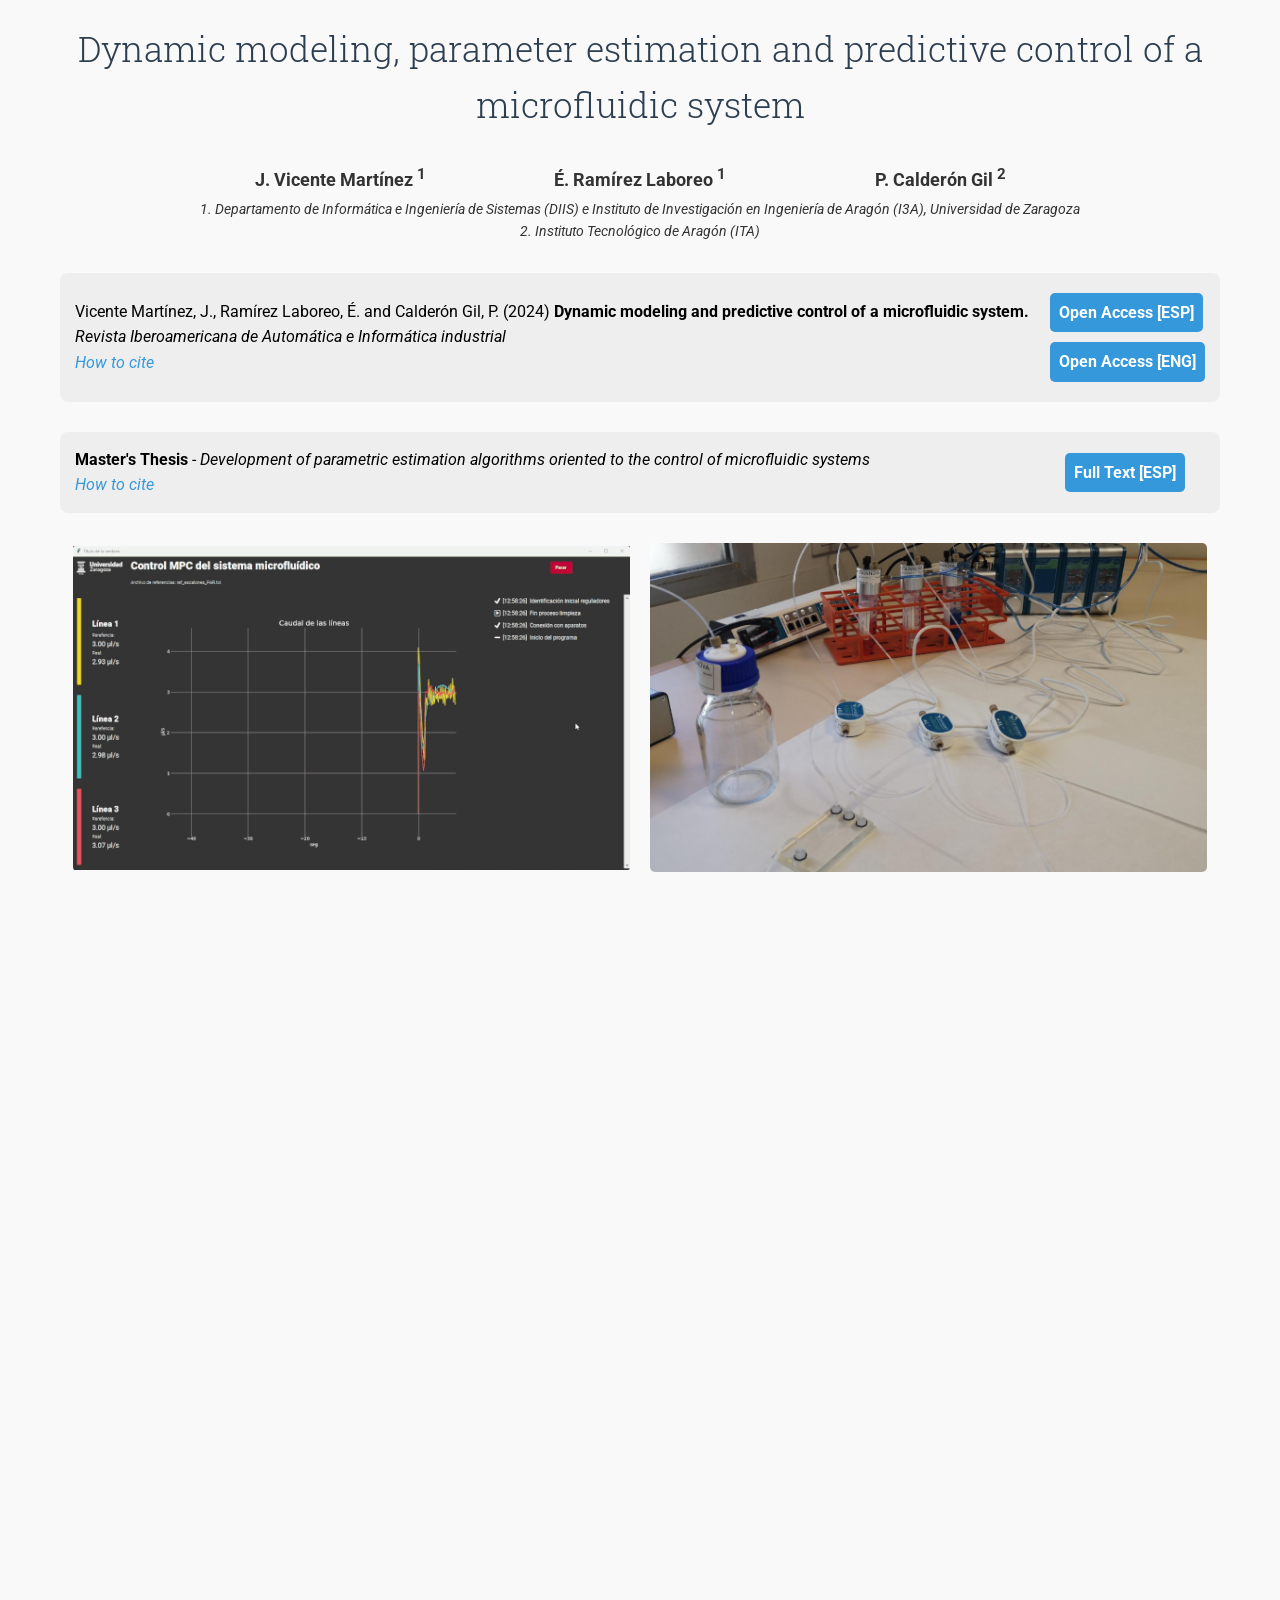
<file: Microfluidics.html>
<!DOCTYPE html>
<html lang="es">
<head>
    <meta charset="UTF-8">
    <meta name="viewport" content="width=device-width, initial-scale=1.0">
    <title>J.Vicente | Microfluidics</title>
    <link rel="stylesheet" href="styles.css">
	
	<head>
    <link rel="preconnect" href="https://fonts.googleapis.com">
    <link rel="preconnect" href="https://fonts.gstatic.com" crossorigin>
    <link href="https://fonts.googleapis.com/css2?family=Roboto:wght@400&family=Roboto+Slab:wght@600&family=Roboto:wght@500&display=swap" rel="stylesheet">
</head>

	
</head>
<body>



<section class="case-study-detail">
    <h2 class="case-study-title">Dynamic modeling, parameter estimation and predictive control of a microfluidic system</h2>
    
	
	
	<div class="case-study-authors">
    <span>
        <a href="index.html">
            J. Vicente Martínez
        </a> <sup>1</sup>
    </span>
    <span>
        <a href="https://webdiis.unizar.es/~ramirlab/" target="_blank" rel="noopener noreferrer">
            É. Ramírez Laboreo
        </a> <sup>1</sup>
    </span>
    <span>        
            P. Calderón Gil
         <sup>2</sup>
    </span>
</div>
	
	
	
	<div class="case-study-authors-afiliaciones">
        <i>1. Departamento de Informática e Ingeniería de Sistemas (DIIS) e Instituto de Investigación en Ingeniería de Aragón (I3A), Universidad de Zaragoza</i> <br>
        <i>2. Instituto Tecnológico de Aragón (ITA)</i>       
    </div>

	
	  <div class="download-banner">
    <div class="download-text">
        <p>
            Vicente Martínez, J., Ramírez Laboreo, É. and Calderón Gil, P. (2024) 
            <strong>Dynamic modeling and predictive control of a microfluidic system.</strong> 
            <i>Revista Iberoamericana de Automática e Informática industrial</i>
			
			
			<p>
				<i><a href="#cite1">How to cite</a></i>
			</p>
			
			<!-- Modal -->
			<div id="cite1" class="modal">
			  <div class="modal-content">
				<a href="#" class="close">&times;</a>
				<h3>Dynamic modeling and predictive control of a microfluidic system</h3>
				<p>BibTeX cite</p>
	<pre class="bibtex-entry">
	@article{vicentemartinez2024microfluidics,
		title={Dynamic modeling and predictive control of a microfluidic system},
		author={Vicente-Martinez, J. and Ramirez-Laboreo, E. and Calderon-Gil, P.},
		journal={Revista Iberoamericana de Automática e Informática industrial},
		volume={21},
		number={3},
		pages={231--242},
		year={2024},
		doi={10.4995/riai.2024.19953}
	}
	</pre>
				  </div>
				</div>
				
				
			</p>
		</div>
		<div class="download-botones">
		
		<a href="https://doi.org/10.4995/riai.2024.19953" target="_blank" class="download-btn" download>Open Access [ESP]</a> <br>
		<a href="https://doi.org/10.48550/arXiv.2402.09493" target="_blank" class="download-btn" download>Open Access [ENG]</a> 
		</div>
	</div>



	<div class="download-banner">
		<div class="download-text">
			<p><strong>Master's Thesis</strong> - <i> Development of parametric estimation algorithms oriented to the control of microfluidic systems </i>
			
			<p>
				<i><a href="#cite2">How to cite</a></i>
			</p>
			
			
						<!-- Modal -->
				<div id="cite2" class="modal">
				  <div class="modal-content">
					<a href="#" class="close">&times;</a>
					<h3>Development of parametric estimation algorithms oriented to the control of microfluidic systems</h3>
					<p>BibTeX cite</p>
	<pre class="bibtex-entry">
	@mastersthesis{vicente2024tfm,
		author       = {Vicente-Martinez, Jorge},
		title        = {Development of parametric estimation algorithms oriented to the control of microfluidic systems.},
		school       = {Universidad de Zaragoza},
		year         = {2024},
		type         = {Master's Thesis},
		address      = {Zaragoza, Spain},
		note         = {Available at: \url{https://zaguan.unizar.es/record/149209}}
	}

	</pre>
				  </div>
				</div>
			
		</div>
		<a href="https://zaguan.unizar.es/record/149209?ln=en" target="_blank" class="download-btn" download>Full Text [ESP]</a></p>
		
		
		

	</div>

	<div class="case-study-gallery">
        <img src="images/MFproyecto/apppython2.gif" alt="Animación de la app desarrollada en python ">
		<img src="images/MFproyecto/experimentalMF2.png" alt="Montaje utilizado">
        
    </div>
	
<div class="info-box">
    <img src="images/icons/premio.svg" alt="Award icon">
    <p>
        This work was awarded the <strong>ISA Spain Section Student Paper Award 2025</strong> 
        in the <strong>University Category</strong>.
    </p>
</div>

	
	<h3 class="case-study-subtitle">Abstract</h3>
	
	
		<div class="resumen-proyecto">
        <p>Microfluidics, a discipline that studies the behavior of fluids in microscopic channels, has led to important advances in fields as diverse as microelectronics, biotechnology and chemistry. Microfluidic research is mainly based on the use of microfluidic chips, low-cost devices that can be used to perform laboratory experiments using small amounts of fluid. These systems, however, require advanced control mechanisms in order to accurately achieve the flow rates and pressures required in the experiments. <b> In the first part of this work, we present the design of a model predictive controller (MPC) intended to regulate the fluid flows in one of these systems. </b> The results obtained, both through simulations and real experiments performed on the device, demonstrate that predictive control is an ideal technique to control these systems, especially taking into account all the existing constraints.</p> <br>
		<p> The versatility of these systems means that changes, such as the use of different fluids, must be detected and modelled to provide accurate control of pressures and flow rates. For that reason, <b>in the second part of this work we propose the estimation of the parameters that model the most important parts of the system, in order to adapt the existing MPC to changes during the tests.</b> We have analysed the application of different offline and online parametric identification techniques. The simulations carried out with real data have allowed to evaluate the behaviour with the different methods and to select the most suitable one. In the fluid dynamics, the estimation was based on the physical parameters of the system. It has been demonstrated that the system is structurally identifiable and a method for this has been proposed. Finally, a method has been proposed to mitigate the negative effects of system noise on the identification, obtaining good simulation results. This method has been implemented in Python and tested on the real system. The results show that the parametric estimation is able to identify the changes in the system to update the model used by the controller. </p>
		</div>
	
	
	<h3 class="case-study-subtitle">Microfluidic chip</h3>

	
			<div class="resumen-proyecto">
        <p>The chip used simulates the mixing of three fluids to achieve a specific flow profile at the outlet. To do this, it consists of three inlet channels that converge at an intermediate point to form a single outlet channel. The main challenge in this type of system is to precisely control the pressures applied to the fluid reservoirs, which result in different fluid flow rates through the channels. Depending on the flow rate of each fluid and the internal intermediate pressures within the system, different fluid profiles are achieved at the output.</p>
	</div>
	
	
	
	<div class="case-study-gallery1">
        <img src="images/MFproyecto/Chip_3D_ENG.png" alt="Esquema 3D ">
    </div>
	
	<h3 class="case-study-subtitle">Diagram of the complete system</h3>
	
	
		<div class="resumen-proyecto">
        <p>	In addition to the chip, our system consists of pressure regulators, which are used to control the pressure in the fluid reservoirs. The fluid, whose properties may initially be unknown or subject to uncertainty, flows through various lines and channels that also have hydraulic resistance and inertia with uncertainty. One of the challenges of the system is to detect and continue to maintain proper control of the flows in the system even when these properties—of both the lines and the fluid—change during a test.</p>
		</div>
	
	
	
	<div class="case-study-gallery1">
        <img src="images/MFproyecto/Equemacompleto_ENG.png" alt="Esquema completo ">
    </div>

	
<h3 class="case-study-subtitle">Challenges and Results</h3>
	
	
		<div class="resumen-proyecto">
        <p>The main challenge of this system is controlling flow rates within the chip using limited measurements taken at locations other than where control is desired. To address this, the system was modeled, and an MPC controller was employed to successfully control the system. In normal operation of such systems, the physical conditions and the fluid used are variable; therefore, the next challenge was to make this MPC adaptive. After analyzing the system’s identifiability and identifying the most influential system parameters, various online estimation techniques were analyzed and implemented, both through simulation and in the laboratory. Finally, changes in the parameters were successfully detected, and the controller was updated accordingly. However, it was found that measurement noise in the real system significantly affects this identification, and future work will focus on improving the noise-affected estimation.</p>
		</div>
	


	

<br>





&nbsp
	
<hr>	
<div class="case-study-masinfo">	
	<img src="images/logos/logo_ita.png" alt="Logo ITA">
	<p>This work has been developed in collaboration with the <b>Instituto Tecnológico de Aragón (ITA)</b> .</p>
</div>

<!--
<div class="case-study-masinfo">	
	<img src="images/logos/logo_i3a.png" alt="Logo ITA">
	<p>This work has been partially funded by the Programa de Becas y Ayudas del Instituto de Investigación en Ingeniería de Aragón (I3A).</p>
</div>
-->

	
</section>



<footer>
    <p>Jorge Vicente | &copy; 2026</p>
</footer>

</body>
</html>
</file>
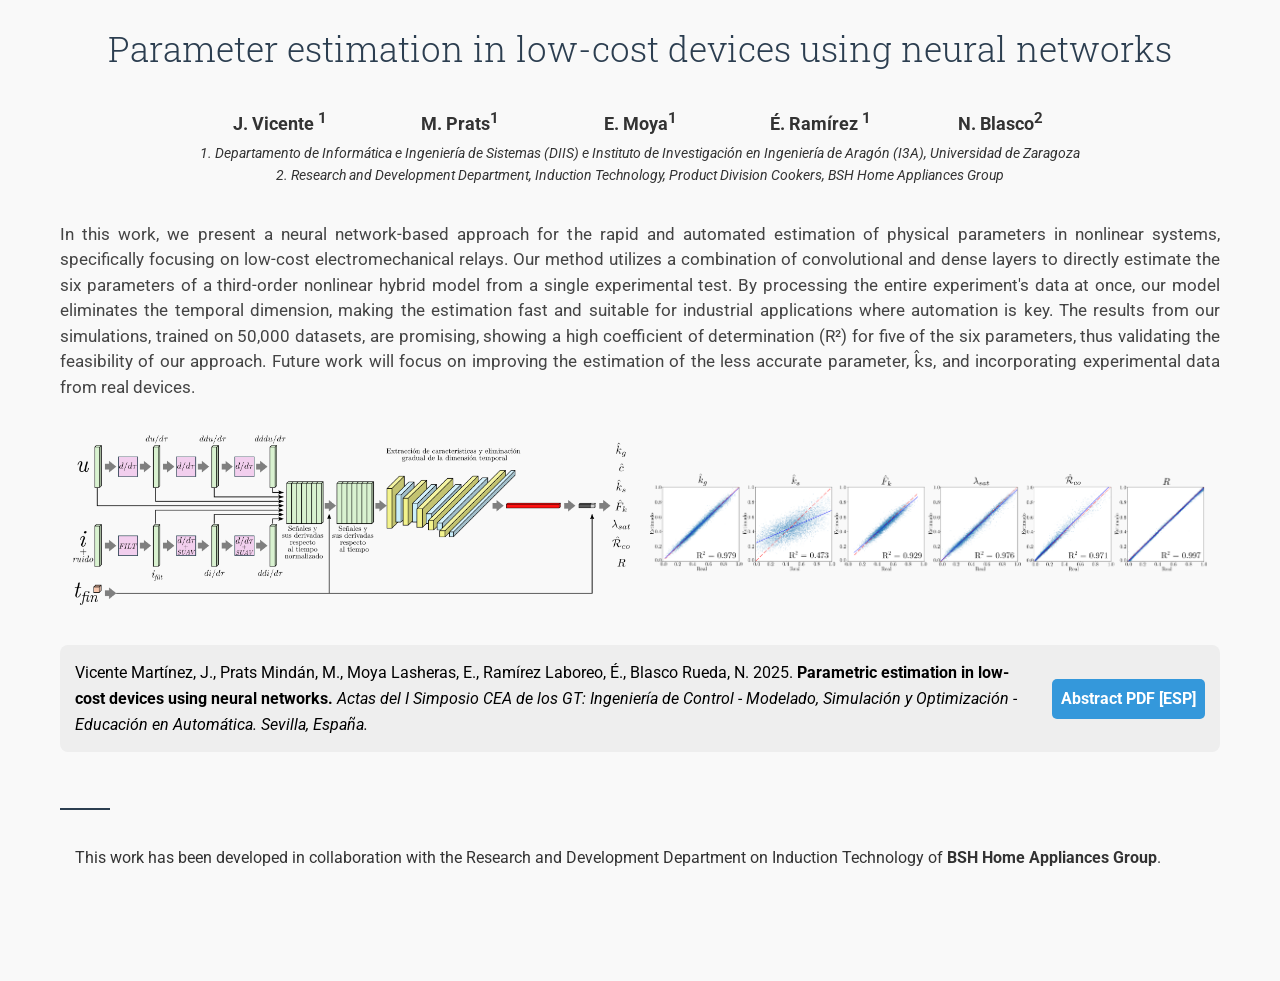
<file: NNparameter.html>
<!DOCTYPE html>
<html lang="es">
<head>
    <meta charset="UTF-8">
    <meta name="viewport" content="width=device-width, initial-scale=1.0">
    <title>J.Vicente | Parameter estimation in low-cost devices</title>
    <link rel="stylesheet" href="styles.css">
	
	<head>
    <link rel="preconnect" href="https://fonts.googleapis.com">
    <link rel="preconnect" href="https://fonts.gstatic.com" crossorigin>
    <link href="https://fonts.googleapis.com/css2?family=Roboto:wght@400&family=Roboto+Slab:wght@600&family=Roboto:wght@500&display=swap" rel="stylesheet">
</head>

	

<body>






<section class="case-study-detail">
    <h2 class="case-study-title">Parameter estimation in low-cost devices using neural networks</h2>
    

		<div class="case-study-authors">
        <span>
			<a href="index.html">
				J. Vicente
			</a> <sup>1</sup>
		</span>
		<span>M. Prats<sup>1</sup></span>
		<span>E. Moya<sup>1</sup></span>
		<span>
			<a href="https://webdiis.unizar.es/~ramirlab/" target="_blank" rel="noopener noreferrer">
				É. Ramírez
			</a> <sup>1</sup>
		</span>
        <span>N. Blasco<sup>2</sup></span>
		</div>
	
	<div class="case-study-authors-afiliaciones">
        <i>1. Departamento de Informática e Ingeniería de Sistemas (DIIS) e Instituto de Investigación en Ingeniería de Aragón (I3A), Universidad de Zaragoza</i> <br>
        <i>2. Research and Development Department, Induction Technology, Product Division Cookers, BSH Home Appliances Group</i>       
    </div>
	

		<div class="resumen-proyecto">
        <p>In this work, we present a neural network-based approach for the rapid and automated estimation of physical parameters in nonlinear systems, specifically focusing on low-cost electromechanical relays. Our method utilizes a combination of convolutional and dense layers to directly estimate the six parameters of a third-order nonlinear hybrid model from a single experimental test. By processing the entire experiment's data at once, our model eliminates the temporal dimension, making the estimation fast and suitable for industrial applications where automation is key. The results from our simulations, trained on 50,000 datasets, are promising, showing a high coefficient of determination (R²) for five of the six parameters, thus validating the feasibility of our approach. Future work will focus on improving the estimation of the less accurate parameter, k̂s, and incorporating experimental data from real devices. </p>
	</div>
	
	
		<div class="case-study-gallery">
        <img src="images/NNparametersproyecto/red_NNparameters.png" alt="Esquema redes1 ">
		<img src="images/NNparametersproyecto/r2_NNparameters.png" alt="Esquema redes1 ">
        
    </div>
	
  <!-- Banner de descarga -->
<div class="download-banner">
    <div class="download-text">
        <p>
            Vicente Martínez, J., Prats Mindán, M., Moya Lasheras, E., Ramírez Laboreo, É., Blasco Rueda, N. 2025.
            <strong>Parametric estimation in low-cost devices using neural networks.</strong> 
            <i>Actas del I Simposio CEA de los GT: Ingeniería de Control - Modelado, Simulación y Optimización - Educación en Automática. Sevilla, España.</i>
        </p>
    </div>
    <a href="pdfs/SIME25_redes.pdf" target="_blank" class="download-btn" download>Abstract PDF [ESP]</a>
</div>



   
&nbsp	
<hr>	
<div class="case-study-masinfo">	
	<p>This work has been developed in collaboration with the Research and Development Department on Induction Technology of <b>BSH Home Appliances Group</b>.</p>
</div>



</section>
















<footer>
    <p>Jorge Vicente | &copy; 2026</p>
</footer>

</body>
</html>
</file>
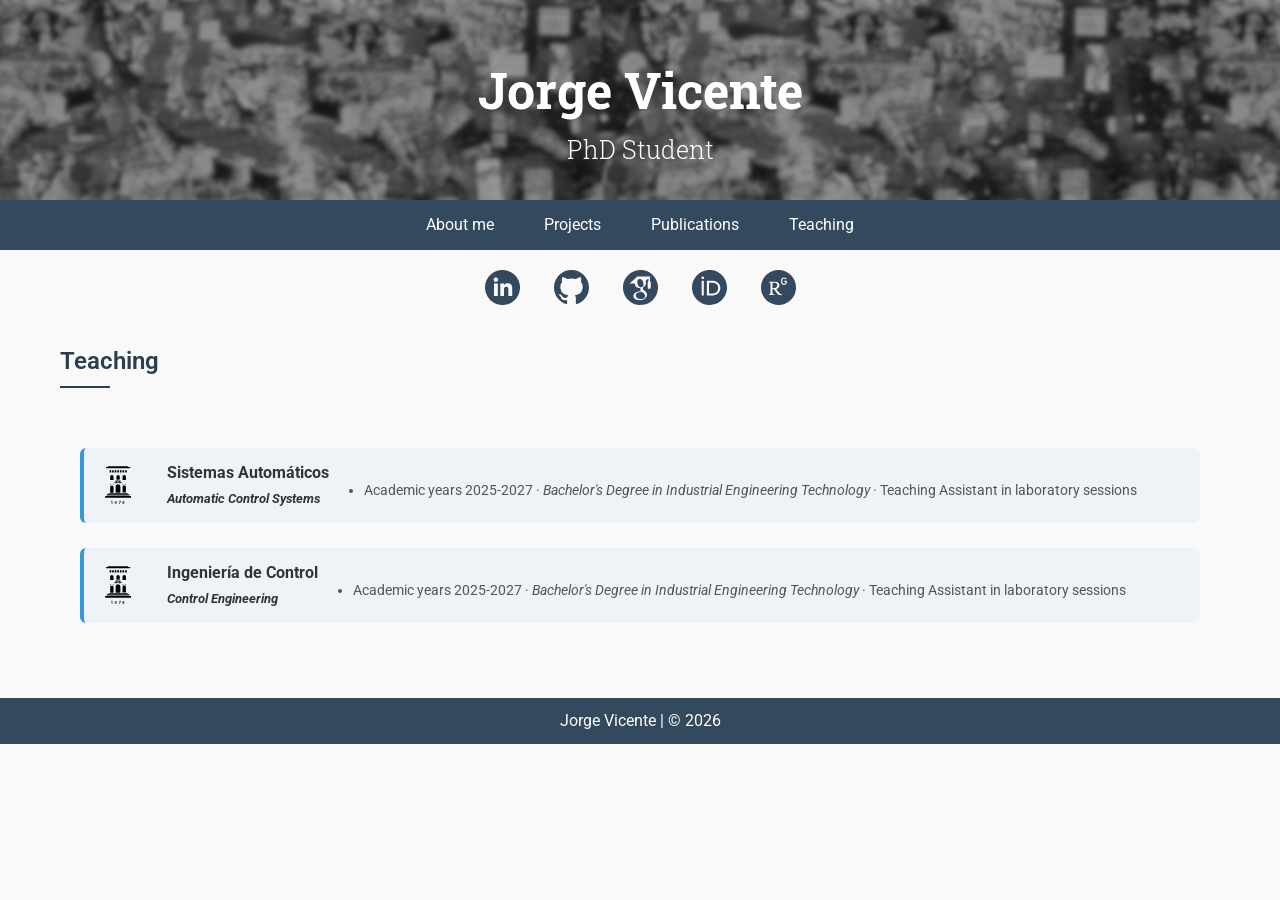
<file: teaching.html>
<!DOCTYPE html>
<html lang="es">
<head>
    <meta charset="UTF-8">
    <meta name="viewport" content="width=device-width, initial-scale=1.0">

    <title>Jorge Vicente</title>
    <link rel="stylesheet" href="styles.css">

    <link rel="preconnect" href="https://fonts.googleapis.com">
    <link rel="preconnect" href="https://fonts.gstatic.com" crossorigin>
    <link href="https://fonts.googleapis.com/css2?family=Roboto:wght@400;500&family=Roboto+Slab:wght@600&display=swap" rel="stylesheet">
</head>

	

<body>

<header class="principal-header">
    <h1>Jorge Vicente</h1>
    <p>PhD Student</p>
</header>

<nav class="principal-nav">
    <a href="https://jrgvicente.github.io#biografia">About me</a>
	<a href="https://jrgvicente.github.io#proyectos">Projects</a>
    <a href="https://jrgvicente.github.io#publicaciones">Publications</a>
	<a href="https://jrgvicente.github.io/teaching">Teaching</a>

</nav>

<div class="social-icons">
        
		<a href="https://www.linkedin.com/in/jrgvicente" target="_blank">
        <img src="images/icons/linkedin.svg" alt="LinkedIn" /> </a>
		
		<a href="https://github.com/jrgvicente" target="_blank">
        <img src="images/icons/github.svg" alt="Github" /> </a>
		
		<a href="https://scholar.google.com/citations?user=gErUJucAAAAJ&hl=en" target="_blank">
        <img src="images/icons/gscholar.svg" alt="Google Scholar" /> </a>
		
		<a href="https://orcid.org/0009-0001-3833-7974" target="_blank">
        <img src="images/icons/orcid.svg" alt="ORCID" /> </a>
		
		<a href="https://www.researchgate.net/profile/Jorge-Vicente-Martinez-2" target="_blank">
        <img src="images/icons/RG.svg" alt="RG" /> </a>
    

    </div>





<section id="teaching">
    <h2>Teaching</h2>
    <hr>
	
	<div class="teaching">
	
	
	<div class="info-box blue">
    <img src="images/logos/logo_uz.svg" alt="Conference icon">
    <p>
        <p class="teaching-title">Sistemas Automáticos <br> <small><i>Automatic Control Systems</i></small></p>
            <ul class="teaching-summary">
                <li>Academic years 2025-2027 · <i>Bachelor's Degree in Industrial Engineering Technology</i> · Teaching Assistant in laboratory sessions</li>
                
             </ul>
    </p>
	</div>
	
	<div class="info-box blue">
    <img src="images/logos/logo_uz.svg" alt="Conference icon">
    <p>
        <p class="teaching-title">Ingeniería de Control <br> <small><i>Control Engineering</i></small></p>
            <ul class="teaching-summary">
                <li>Academic years 2025-2027 · <i>Bachelor's Degree in Industrial Engineering Technology</i> · Teaching Assistant in laboratory sessions</li>
             </ul>
    </p>
	</div>
	






	
	</div>
	
</section>







	
<footer>
    <p>Jorge Vicente | &copy; 2026</p>
</footer>

</body>
</html>
</file>
<file: styles.css>
/* ============================================================
   RESET Y ESTILOS GENERALES
   ============================================================ */
* {
    margin: 0;
    padding: 0;
    box-sizing: border-box;
}

html, body {
    margin: 0;
    padding: 0;
    width: 100%;
	height: 100%;
    overflow-x: hidden;
    font-family: 'Roboto', sans-serif; /* Roboto Normal */
    background-color: #f9f9f9;
    color: #333;
    line-height: 1.6;
}

body a {
	color: #3498DB; /* Color de los enlaces */
    text-decoration: none;
    transition: color 0.3s, text-decoration 0.3s;
}


/* ============================================================
   HEADER PRINCIPAL Y DE PROYECTOS
   ============================================================ */
.principal-header {
    position: relative;
    background-image: url('header.png');
    background-size: cover;
    background-position: center;
    color: white;
    text-align: center;
    padding: 50px 20px;
    height: 200px;
    width: 100%;
	font-family: 'Roboto Slab', serif;
    font-size: 25px;
    font-weight: 300;
}
.principal-header::before {
    content: "";
    position: absolute;
    top: 0; left: 0; right: 0; bottom: 0;
    background: rgba(0, 0, 0, 0.1);
    z-index: 0;
}
.principal-header h1, .principal-header p {
    position: relative;
    z-index: 1;
    margin: 0;
}

/* Header de proyectos */
.proyecto-header {
    position: relative;
    background-image: url('header2.png');
    background-size: cover;
    background-position: center;
    color: white;
    text-align: center;
    padding: 3px 10px;
    height: 53px;
    width: 100%;
	font-family: 'Roboto Slab', serif;
    font-size: 15px;
    font-weight: 300;
}
.proyecto-header::before {
    content: "";
    position: absolute;
    top: 0; left: 0; right: 0; bottom: 0;
    background: rgba(0, 0, 0, 0.1);
    z-index: 0;
}
.proyecto-header h1, .proyecto-header p, .proyecto-header a {
    position: relative;
	color: white;
    z-index: 1;
    margin: 0;
}


/* ============================================================
   MENÚ DE NAVEGACIÓN
   ============================================================ */
.principal-nav {
    display: flex;
    justify-content: center;
    background-color: #34495E;
    padding: 0;
    flex-wrap: wrap;
    width: 100%;
	font-family: 'Roboto', sans-serif;
}
.principal-nav a {
    color: white;
    text-decoration: none;
    padding: 7px 20px;
    margin: 5px;
    transition: background 0.3s;
}
.principal-nav a:hover { background-color: #3498DB; }

/* Menú de proyectos */
.proyecto-nav {
    display: flex;
    justify-content: center;
    background-color: #34495E;
    padding: 0;
    flex-wrap: wrap;
    width: 100%;
	font-size: 15px;
	font-family: 'Roboto', sans-serif;
}
.proyecto-nav a {
    color: white;
    text-decoration: none;
    padding: 0 20px;
    margin: 5px;
    transition: background 0.3s;
}
.proyecto-nav a:hover { background-color: #3498DB; }


/* ============================================================
   SECCIONES Y TITULOS
   ============================================================ */
section {
    max-width: 1200px;
    margin: 30px auto;
    padding: 0 20px;
}

/* Estilo de títulos */
h2, h3 {
    font-size: 24px;
    color: #2C3E50;
    margin-bottom: 5px;
	font-family: 'Roboto', sans-serif;
    font-weight: 600; /* Medium 500 */
}
.case-study-detail h3 { text-align: center; }

hr {
    border: none;
    height: 2px;
    background-color: #2C3E50;
    width: 50px;
    margin-bottom: 15px;
}


/* ============================================================
   LISTAS
   ============================================================ */
ul { list-style-type: none; padding-left: 0; }
ul li { margin: 10px 0; }
ul li a {
    text-decoration: none;
    color:#3498DB;
    font-weight: bold;
}
ul li a:hover { text-decoration: underline; }


/* ============================================================
   REDES SOCIALES
   ============================================================ */
.social-icons {
    text-align: center;
    margin-top: 20px;
}
.social-icons a {
    margin: 0 15px;
    display: inline-block;
}
.social-icons img {
    width: 35px;
    height: auto;
    transition: transform 0.3s, opacity 0.3s;
}
.social-icons a:hover img {
    transform: scale(1.2);
    opacity: 0.8;
}


/* ============================================================
   TARJETAS DE PROYECTOS
   ============================================================ */
.projects {
    display: flex;
    flex-wrap: wrap;
    gap: 20px;
    justify-content: center;
    margin-top: 20px;
}

/* Tarjeta de proyecto */
.project-card {
    background-color: #fff;
    border: 1px solid #ddd;
    border-radius: 10px;
    box-shadow: 0 4px 8px rgba(0, 0, 0, 0.1);
    overflow: hidden;
    transition: transform 0.3s ease, box-shadow 0.3s ease;
}
.project-card:hover {
    transform: translateY(-5px);
    box-shadow: 0 6px 12px rgba(0, 0, 0, 0.2);
}
.project-card p {
	text-align: justify;
	margin-right: 25px;
}

/* Estado del proyecto */
.project-status {
    font-size: 12px;
    font-weight: bold;
    padding: 4px 8px;
    border-radius: 12px;
    color: white;
    text-transform: uppercase;
	margin-left: 15px;
}
.finished { background: #3498DB; }
.ongoing { background: #E67E22; }

/* Título del proyecto */
.project-title {
    display: block;
    padding: 15px;
    font-size: 20px;
    font-weight: bold;
    color: #333;
    text-decoration: none;
    background-color: #f7f7f7;
    text-align: left;
}
.project-title:hover { color: #3498DB; }

/* Contenido del proyecto */
.project-content {
    display: flex;
    padding: 15px;
}
.project-image {
    flex: 1;
    max-width: 300px;
    margin-right: 15px;
}
.project-image img {
    width: 100%;
    height: auto;
    border-radius: 5px;
}


.project-video {
    flex: 1;
    max-width: 300px;
    margin-right: 15px;
}
.project-video video {
    width: 100%;
    height: auto;
    border-radius: 5px;
}




.project-summary { flex: 2; }
.project-summary p {
    font-size: 14px;
    color: #555;
    line-height: 1.6;
}



/* Pills / botones de proyectos */
.project-links {
    margin-top: 10px;
    display: flex;
    gap: 8px;
    flex-wrap: wrap;
}

.project-pill {
    font-size: 12px;
    font-weight: 600;
    padding: 4px 10px;
    border-radius: 20px;
    background-color: #eef3f8;
    color: #2C3E50;
    text-decoration: none;
    border: 1px solid #d0dbe5;
    transition: all 0.2s ease;
}

/* Hover */
.project-pill:hover {
    background-color: #3498DB;
    color: white;
    border-color: #3498DB;
}


/* ============================================================
   RESPONSIVE: TARJETAS DE PROYECTOS
   ============================================================ */
@media (max-width: 768px) {
    .project-content {
        flex-direction: column;
        align-items: center;
    }

    .project-image {
        max-width: 100%;
        margin-right: 0;
        margin-bottom: 15px;
    }

    .project-summary {
        flex: unset;
        width: 100%;
        text-align: justify;
    }
}



/* ============================================================
   TARJETAS DE TEACHING
   ============================================================ */


.teaching {
    max-width: 1200px;
    margin: 0 auto;
    padding: 20px;
}

/* Tarjeta de proyecto */
.teaching-card {
    background-color: #fff;
    border: 1px solid #ddd;
    border-radius: 10px;
    box-shadow: 0 4px 8px rgba(0, 0, 0, 0.1);
    overflow: hidden;
    transition: transform 0.3s ease, box-shadow 0.3s ease;
}

.teaching-card:hover {
    transform: translateY(-5px);
    box-shadow: 0 6px 12px rgba(0, 0, 0, 0.2);
}

/* Encabezado: Imagen + Título */
.teaching-header {
    display: flex;
    align-items: center;
    gap: 20px;
    padding: 15px;
}

/* Imagen cuadrada y pequeña */
.teaching-image {
    flex-shrink: 0;
    width: 60px;
    height: 60px;
}

.teaching-image img {
    width: 100%;
    height: 100%;
    object-fit: cover;
    border-radius: 5px;
}

/* Título */
.teaching-title {
    font-size: 18px;
    font-weight: bold;
    color: #333;
    margin: 0;
    text-align: left;
}

.teaching-title:hover {
    color: #3498DB;
}

/* Contenido con bullet points */
.teaching-summary {
    list-style-type: disc;
    padding-left: 20px;
    margin: 0;
}

.teaching-summary li {
    font-size: 14px;
    color: #555;
    line-height: 1.6;
    margin-bottom: 10px;
}


.teaching-summary li:last-child {
    margin-bottom: 0;
}

/* ============================================================
   RESPONSIVE
   ============================================================ */
@media (max-width: 768px) {
	    .teaching-content {
        flex-direction: column;
        align-items: center;
    }

}





/* ============================================================
   PUBLICACIONES
   ============================================================ */
.publication { margin-bottom: 20px; }

.publication-number {
    font-weight: bold;
    color: #3498DB;
    margin-right: 10px;
}
.publication-title {
    font-size: 18px;
    font-weight: bold;
    color: #333;
    margin-bottom: 5px;
    line-height: 1.3;
}
.publication-title a {
    color: #333;
    text-decoration: none;
}
.publication-title a:hover { color: #3498DB; }

.publication-translation {
    font-style: italic;
    font-size: 16px;
    color: #555;
    margin-bottom: 5px;
    line-height: 1.3;
}
.publication-authors,
.publication-journal {
    font-size: 14px;
    color: #555;
    margin-bottom: 5px;
    line-height: 1.3;
}
.publication-doi {
    font-size: 14px;
    color:#3498DB;
}
.publication-doi a { text-decoration: none; }
.publication-doi a:hover { color: #17a085; }

.publication-enlaces { font-size: 14px; }
.publication-enlaces a { text-decoration: none; }
.publication-enlaces a:hover { color: #17a085; }


/* ============================================================
   CASE STUDY (DETALLES DE PROYECTO)
   ============================================================ */
.case-study-detail {
    max-width: 1200px;
    margin: 0 auto;
    padding: 20px;
}
.case-study-title {
    font-size: 35px;
    font-weight: 300;
    color: #2C3E50;
    text-align: center;
	font-family: 'Roboto Slab', serif;
    margin-bottom: 30px;
}

.case-study-subtitle {
    font-size: 27px;
    font-weight: 300;
    color: #2C3E50;
    text-align: center;
	font-family: 'Roboto Slab', serif;
	margin-top: 25px;
    margin-bottom: 0px;
}

/* Autores */
.case-study-authors {
    display: flex;
    justify-content: space-between;
    font-size: 18px;
    font-weight: bold;
    color: #333;
    margin-top: 3px;
    text-align: center;
    max-width: 900px;
    margin-left: auto;
    margin-right: auto;
}
.case-study-authors span {
    flex: 1;
    text-align: center;
}
.case-study-authors-afiliaciones {
    font-size: 14px;    
    color: #333;
    margin-top: 3px;
    text-align: center;
    max-width: 950px;
    margin-left: auto;
    margin-right: auto;
}


/* Enlaces en autores: estilo académico */
.case-study-authors a {
    color: inherit;          /* mismo color que el texto (#333) */
    text-decoration: none;   /* sin subrayado */
}

.case-study-authors a:hover {
    color: #3498DB;          /* azul al pasar el ratón */
    text-decoration: underline;
}

/* Galería 2 imagenes*/
.case-study-gallery {
    display: flex;
    gap: 20px;
    justify-content: center;
    flex-wrap: wrap;
    margin-bottom: 40px;
}
/* .case-study-gallery img { */
    /* max-width: 45%; */
    /* height: auto; */
    /* border-radius: 5px; */
/* } */

.case-study-gallery img {
    max-width: 48%;
    width: 100%;        /* ocupa su contenedor */
    height: auto;       /* 👈 mantiene proporción */
    object-fit: contain; /* 👈 extra seguridad */
    border-radius: 5px;
}


/* Galería 1 imagenes*/
.case-study-gallery1 {
    display: flex;
    gap: 40px;
    justify-content: center;
    flex-wrap: wrap;
    margin-bottom: 40px;
}
.case-study-gallery1 img {
    max-width: 95%;
    height: auto;
    border-radius: 5px;
}


/* ============================================================
   RESPONSIVE: GALERÍA DE IMÁGENES
   ============================================================ */
@media (max-width: 768px) {
    .case-study-gallery {
        flex-direction: column;
        align-items: center;
        gap: 20px;
    }

    .case-study-gallery img {
        max-width: 100%;
        height: auto;
    }
}




/* Más info */
.case-study-masinfo {
    display: flex;
    padding: 15px;
}
.case-study-masinfo img {
    height: 30px;
	margin-right: 15px;
}
.case-study-masinfo p { margin-top: 5px; }

/* Descripción */
.resumen-proyecto {
    font-size: 17px;
    line-height: 1.5;
    color: #444;
	text-align: justify;
	margin-bottom: 35px;
	margin-top: 35px;
}
.case-study-description {
    font-size: 16px;
    line-height: 1.5;
    color: #444;
	text-align: justify;
}
.case-study-description h3 {
    font-size: 18px;
    font-weight: 500;
    margin-top: 20px;
    color:#3498DB;
}
.case-study-description p, 
.case-study-description ul {
    margin-bottom: 15px;
}
.case-study-description ul { padding-left: 20px; }
.case-study-description li { margin-bottom: 5px; }


/* ============================================================
   BANNERS DE DESCARGA
   ============================================================ */
.download-banner {
    display: flex;
    justify-content: space-between;
    align-items: center;
    background-color: #eeeeee;
    padding: 15px;
    margin: 30px 0;
    border-radius: 8px;
    color: black;
    gap: 20px;
}
.download-text { flex: 1; }
.download-text p {
    font-size: 16px;
    margin: 0;
}



/* Botones */
.download-btn {
    display: inline-block;
    background-color: #3498DB;
    color: white;
    font-size: 16px;
    font-weight: bold;
    padding: 7px 9px;
    border-radius: 5px;
    text-decoration: none;
    transition: background-color 0.3s;
    white-space: nowrap;
	margin-top: 5px;
	margin-bottom: 5px;
}
.download-btn:hover { background-color: #16A085; }

.github-btn {
    display: flex;
	background-color: #4f4f4f;
    color: white;
    font-size: 16px;
    font-weight: bold;
    padding: 7px 9px;
    border-radius: 5px;
    text-decoration: none;
    transition: background-color 0.3s;
    white-space: nowrap;
	margin-top: 5px;
	margin-bottom: 5px;
}
.github-btn img {
    width: 32px;
    height: auto;
	margin-left: 2px;
	margin-right: 10px;
}
.github-btn p { margin-top: 4px; }
.github-btn:hover { background-color: #16A085; }



/* ============================================================
   RESPONSIVE: DOWNLOAD BANNERS
   ============================================================ */
@media (max-width: 768px) {
    .download-banner {
        flex-direction: column;
        align-items: flex-start;
        text-align: left;
    }

    .download-text {
        width: 100%;
        margin-bottom: 10px;
    }

    .download-botones,
    .download-banner a {
        width: 100%;
    }

    .download-btn,
    .github-btn {
        width: 100%;
        justify-content: center;
        text-align: center;
    }
}




/* ============================================================
   MODAL: HOW TO CITE
   ============================================================ */
.modal {
    position: fixed;
    top: 0;
    left: 0;
    width: 100%;
    height: 100%;
    background-color: rgba(0,0,0,0.5);
    display: none;
    z-index: 1000;
}
.modal:target { display: block; }
.modal-content {
    background-color: #fff;
    margin: 10% auto;
    padding: 20px;
    width: 80%;
    max-width: 1000px;
    border-radius: 8px;
    position: relative;
    box-shadow: 0 4px 10px rgba(0,0,0,0.3);
}
.close {
    position: absolute;
    top: 10px;
    right: 20px;
    text-decoration: none;
    font-size: 32px;
    color: #aaa;
}
.close:hover { color: #000; }

.bibtex-entry {
    background-color: #f4f4f4;
    border-left: 4px solid #3498DB;
    padding: 12px;
    font-family: 'Courier New', Courier, monospace;
    white-space: pre-wrap;
    overflow-x: auto;
    font-size: 14px;
    margin: 20px 0;
    color: #333;
}


/* ============================================================
   FOOTER
   ============================================================ */
footer {
    text-align: center;
    background-color: #34495E;
    color: white;
    padding: 10px;
    margin-top: 30px;
    width: 100%;
}


/* ============================================================
   MEDIA QUERIES
   ============================================================ */
/* @media (max-width: 768px) { */
    /* header { */
        /* height: 100px; */
        /* padding: 20px 10px; */
		/* font-size: 15px; */
    /* } */
    /* nav { flex-direction: column; text-align: center; } */
    /* nav a { display: block; padding: 10px; } */
    /* section { width: 90%; } */
    /* .social-icons a { font-size: 20px; } */
/* } */

@media (max-width: 768px) {
    header {
        height: 100px;
        padding: 20px 10px;
        font-size: 15px;
    }
    nav { flex-direction: column; text-align: center; }
    nav a { display: block; padding: 10px; }

    section {
        width: 100%;
        padding: 0 12px;
        margin: 20px 0;
    }

    .social-icons a { font-size: 20px; }
}


/* ============================================================
   ABOUT ME
   ============================================================ */



/* El contenedor se adapta únicamente al alto de lo que tenga dentro (el texto) */
.about-container {
    display: flex;
    gap: 40px;           /* Espacio entre texto e imagen */
    align-items: stretch; 
}

/* El texto define la altura de toda la sección */
.about-text {
    flex: 1;
	text-align: justify;
}

/* El contenedor de la imagen adopta el alto del texto, pero le fijamos un ancho */
.about-image {
    flex: 0 0 250px;     /*  ancho ideal foto */
    position: relative;  /* Necesario para que la imagen se guíe por este recuadro */
	justify-content: center; /* <--- Centra la imagen horizontalmente */
    align-items: center;     /* <--- Centra la imagen verticalmente */
}

/* La imagen se acopla perfectamente al espacio resultante */
.profile-pic {
    position: absolute;
    top: 0;
    left: 0;
	margin: auto;
    width: 80%;
    height: 100%;
    object-fit: cover;   /* Llena todo el alto del texto y recorta estéticamente los lados si sobra foto */
    border-radius: 6px; /* Esquinas redondeadas */
}


/* Responsive */
@media (max-width: 768px) {
    .about-container { flex-direction: column; }
    .about-image img { max-width: 50%; }
}


/* ============================================================
   ARTÍCULOS RELACIONADOS (CUADROS CLICABLES)
   ============================================================ */

.related-articles {
    display: flex;
    flex-direction: column;
    gap: 10px;
    margin-top: 15px;
}

/* Cada artículo: el cuadro entero es el enlace */
.related-article-card {
    display: flex;
    align-items: center;
    gap: 10px;
    background-color: #eef3f8; /* gris azulado */
    border-left: 4px solid #3498DB; /* azul principal */
    border-radius: 6px;
    padding: 12px 14px;
    text-decoration: none;
    color: #2C3E50;
    font-weight: 500;
    font-size: 13px;
    transition: background-color 0.3s, transform 0.2s, box-shadow 0.2s;
}

/* Icono pequeño */
.related-article-card img {
    width: 18px;
    height: 18px;
    opacity: 0.85;
    flex-shrink: 0;
}

/* Efecto hover */
.related-article-card:hover {
    background-color: #dceaf7; /* azul más claro */
    transform: translateX(1px);
    box-shadow: 0 2px 6px rgba(0, 0, 0, 0.08);
    color: #2980B9;
}

/* Responsive */
@media (max-width: 768px) {
    .related-article-card {
        font-size: 14px;
        padding: 10px 12px;
    }
    .related-article-card img {
        width: 16px;
        height: 16px;
    }
}



/* ============================================================
   SECCIÓN DE PUBLICACIONES (CARDS)
   ============================================================ */
.publication-section { margin-bottom: 30px; }
.publication-heading {
    font-size: 20px;
    font-weight: 600;
    color: #2C3E50;
    margin-bottom: 10px;
    padding: 6px 10px;
    background-color: #eef3f8;
    border-left: 4px solid #3498DB;
    border-radius: 4px;
}
.publication-note {
    font-size: 14px;
    color: #666;
    margin-bottom: 15px;
}

/* Card de publicación */
.publication-card {
    background-color: #fff;
    border: 1px solid #ddd;
    border-radius: 8px;
    box-shadow: 0 2px 6px rgba(0,0,0,0.05);
    padding: 15px 20px;
    margin-bottom: 15px;
    transition: transform 0.2s ease, box-shadow 0.2s ease;
}
.publication-card:hover {
    transform: translateY(-3px);
    box-shadow: 0 6px 12px rgba(0,0,0,0.1);
}
.publication-title {
    font-size: 18px;
    font-weight: 600;
    color: #2C3E50;
    margin-bottom: 6px;
}

.publication-comment {
    font-size: 16px;
    font-weight: 600;
    color: #E67E22;
    margin-bottom: 6px;
}

.pub-status {
    background-color: #E67E22;
    color: white;
    font-size: 12px;
    padding: 2px 6px;
    margin-left: 10px;
    border-radius: 4px;
    text-transform: uppercase;
}
.publication-translation {
    font-style: italic;
    font-size: 16px;
    color: #555;
    margin-bottom: 5px;
}
.publication-authors,
.publication-journal {
    font-size: 14px;
    color: #555;
    margin-bottom: 5px;
}
.publication-links { margin-top: 8px; }
.publication-links a {
    display: inline-block;
    font-size: 13px;
    font-weight: 600;
    color: white;
    background-color: #3498DB;
    padding: 4px 8px;
    margin-right: 8px;
    border-radius: 4px;
    text-decoration: none;
    transition: background-color 0.2s;
}


.publication-links a:hover { background-color: #2980B9; }

.publication-links a.pub-link-gray {
    background-color: #aeafb0;
}
.publication-links a.pub-link-gray:hover {
    background-color: #919191;
}


.publication-links {
    margin-top: 8px;
    display: flex;
    flex-wrap: wrap;
    gap: 4px;
}



/* ============================================================
   INFO BOX (imagen + texto estilo publication-heading)
   ============================================================ */
.info-box {
    display: flex;
    align-items: center;
    gap: 15px;
    background-color: #eef3f8; /* mismo fondo que publication-heading */
    border-left: 4px solid #3498DB;
    border-radius: 6px;
    padding: 12px 15px;
    margin: 25px 0;
}


.info-box.orange {
    background-color: #fdf2e9;   /* fondo suave naranja */
    border-left: 4px solid #E67E22;  /* tu naranja principal */
}

/* Imagen */
.info-box img {
    width: 38px;   /* antes 80px → reduce aquí */
    height: auto;
    border-radius: 4px;
    flex-shrink: 0;
}

/* Texto */
.info-box p {
    font-size: 16px; /* mismo tamaño que tu texto normal */
    margin: 0;
    color: #333;
}

@media (max-width: 768px) {
    .info-box {
        flex-direction: row;   /* ← NO lo pongas en columna */
        text-align: left;
    }
}
/* ============================================================
   VIDEO CONTAINER
   ============================================================ */


.video-container {
    margin: 30px 0;
    display: flex;
    justify-content: center;
}

.video-container video {
    width: 100%;
    max-width: 100%;
    border-radius: 8px;
}


/* ============================================================
   FUNDING (variante vertical)
   ============================================================ */
.case-study-funding {
    margin-top: 2px;
    padding: 15px;
    text-align: left;
}

.case-study-funding p {
    font-size: 15px;
    color: #333;
    margin-bottom: 2px;
}

/* Imagen más grande y debajo */
.case-study-funding img {
    width: 300px;   /* ajusta según logo */
    height: auto;
    margin: 5px 0;
}


@media (max-width: 768px) {
    .case-study-funding img {
        width: 180px;
    }
}
</file>
